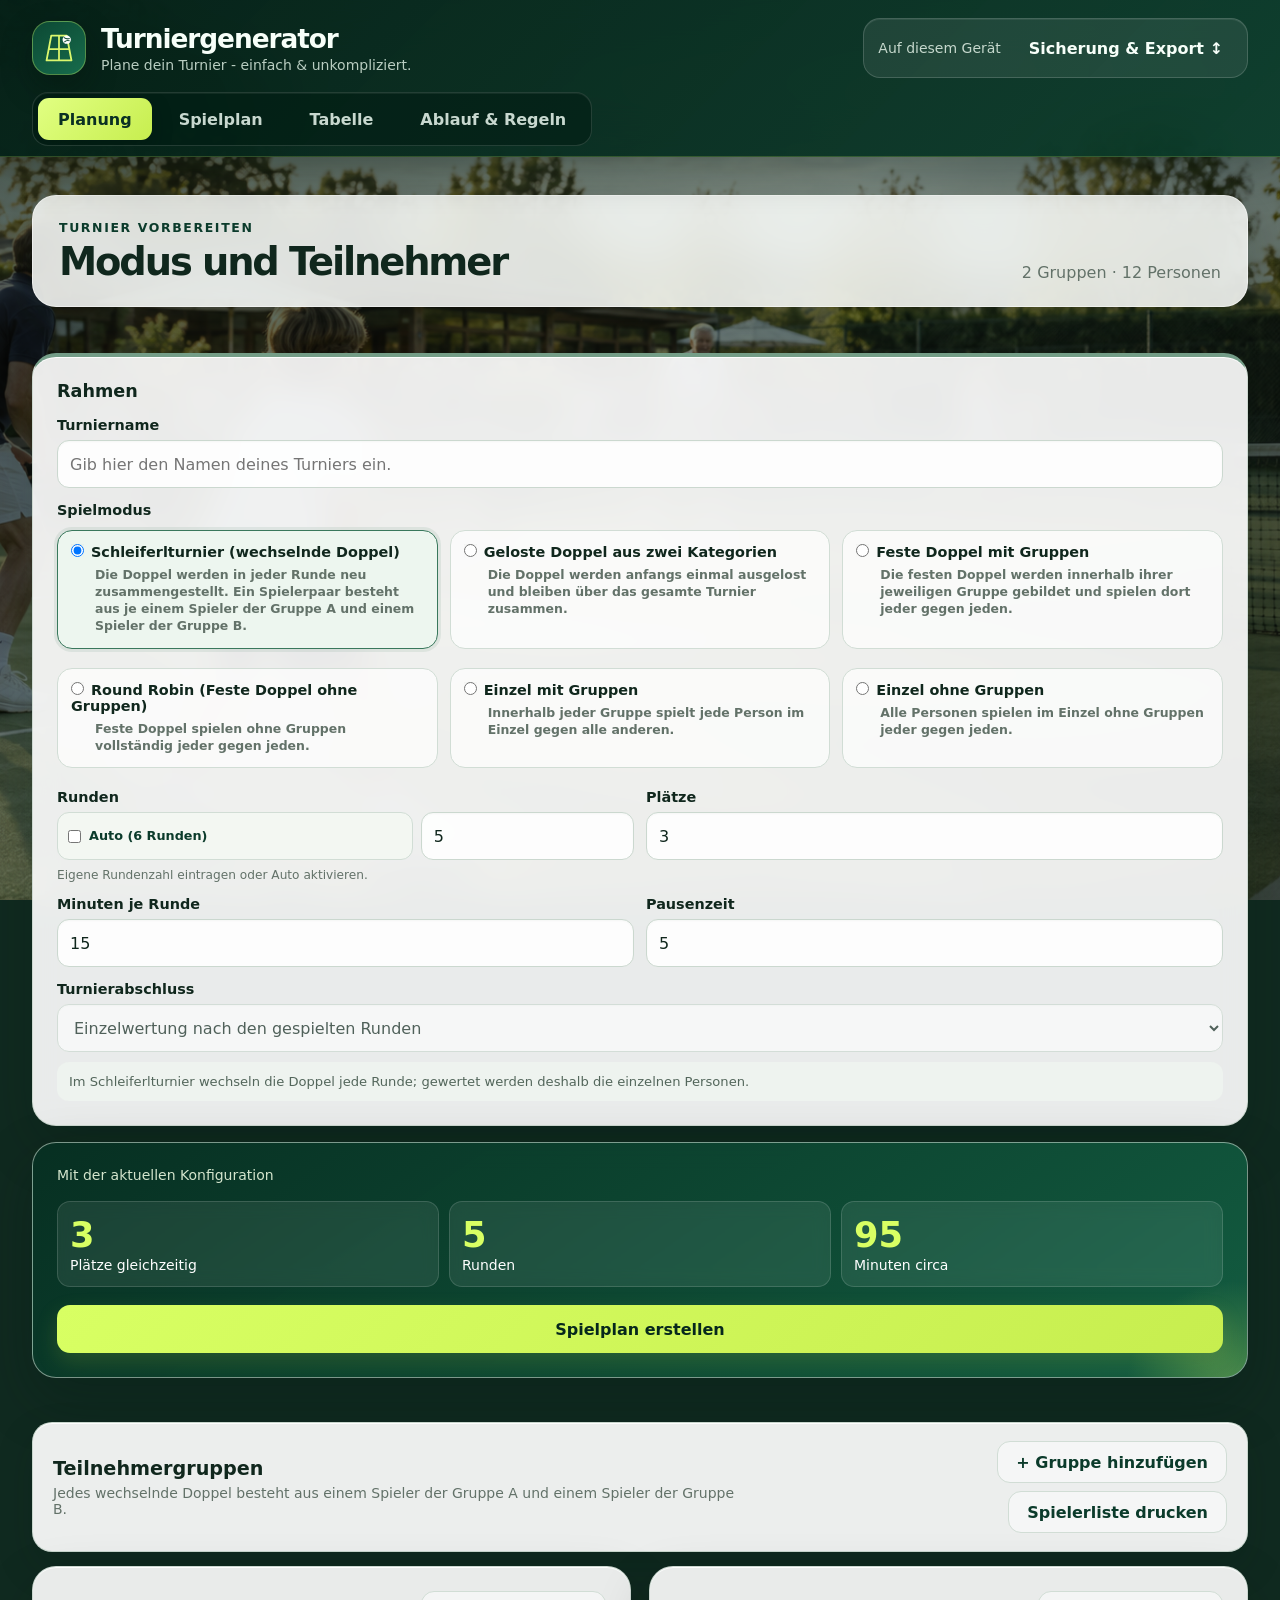
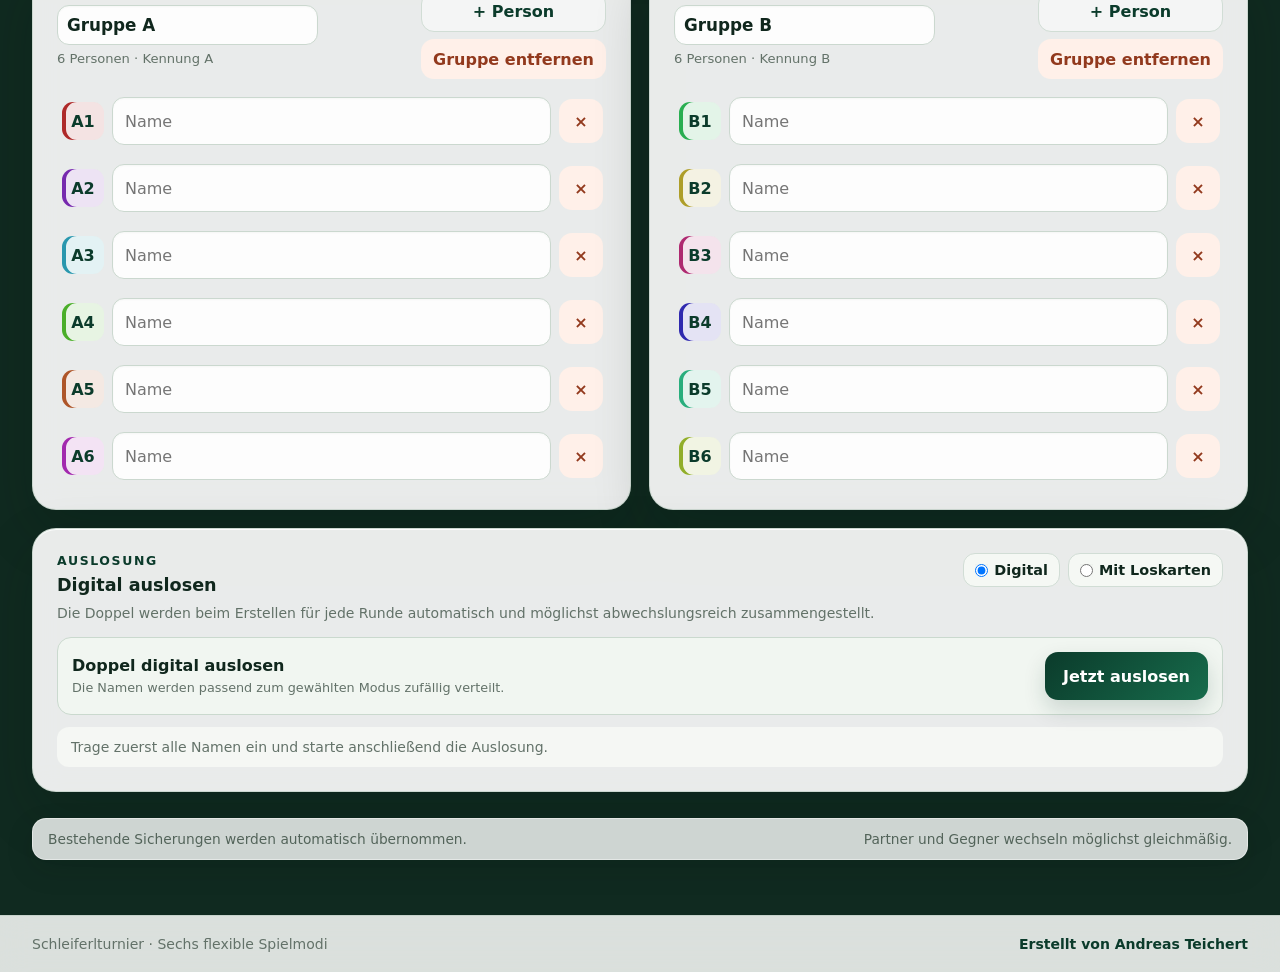
<file: index.html>
<!doctype html>
<html lang="de">
<head>
<meta charset="utf-8">
<meta name="viewport" content="width=device-width,initial-scale=1">
<meta name="theme-color" content="#164e38">
<meta name="robots" content="noindex, nofollow">
<meta name="description" content="Flexibler Schleiferlturnier-Planer mit klassischen Wechselpaarungen, festen Doppeln und Round Robin.">
<title>Schleiferlturnier · Turnierleitung</title>
<link rel="icon" type="image/svg+xml" href="data:image/svg+xml,%3Csvg xmlns='http://www.w3.org/2000/svg' viewBox='0 0 64 64'%3E%3Crect width='64' height='64' rx='18' fill='%23164e38'/%3E%3Cpath d='M19 11h26l8 42H11zM15 34h34M32 11v42' fill='none' stroke='%23dbf76d' stroke-width='3' stroke-linejoin='round'/%3E%3Ccircle cx='45' cy='18' r='7' fill='white'/%3E%3Cpath d='M40 14q5 4 10 2M41 22q4-4 9-2' fill='none' stroke='%23164e38' stroke-width='1.8'/%3E%3C/svg%3E">
<style>
:root{--navy:#164e38;--navy2:#103a2a;--gold:#dbf76d;--coral:#a34b24;--paper:#f4f6f1;--ink:#182a22;--muted:#617068;--line:#dce4da;--white:#fff;--blue:#eaf0e6;--green:#eff5d7;--radius:22px;font-family:ui-rounded,"Aptos","Segoe UI",system-ui,sans-serif;color:var(--ink);background:var(--paper);font-size:16px}*{box-sizing:border-box}body{margin:0}button,input,select{font:inherit}button{cursor:pointer;min-height:48px;border:0;border-radius:13px;padding:10px 18px;background:var(--blue);color:var(--navy);font-weight:750}button:hover{filter:brightness(.96)}button:disabled{opacity:.42;cursor:not-allowed}button.primary{background:var(--navy);color:white}button.gold{background:var(--gold);color:var(--navy2)}button.ghost{background:transparent;border:1px solid var(--line)}button.danger{background:#fff0e9;color:#92391d}button:focus-visible,input:focus-visible,select:focus-visible{outline:3px solid #4383d6;outline-offset:3px}input,select{width:100%;min-height:48px;border:1.5px solid #cdd8cb;border-radius:12px;padding:11px 12px;background:white;color:var(--ink)}label{display:block;font-size:.9rem;font-weight:700;margin-bottom:7px}h1,h2,h3,p{margin:0}h1{font-size:1.55rem;letter-spacing:-.04em}h2{font-size:1.8rem;letter-spacing:-.035em}h3{font-size:1.1rem}.small{font-size:.875rem}.muted{color:var(--muted)}.shell{max-width:1280px;margin:auto;padding:0 32px}header{background:var(--white);border-bottom:1px solid var(--line)}.topbar{display:flex;align-items:center;justify-content:space-between;gap:20px;padding:23px 0}.brand{display:flex;align-items:center;gap:13px}.brandmark{width:49px;height:49px;border-radius:16px;background:var(--navy);color:var(--gold);display:grid;place-items:center;font-size:1.6rem}.brand p{font-size:.875rem;color:var(--muted);margin-top:3px}.actions{display:flex;gap:10px;align-items:center}nav{display:flex;gap:8px;overflow:auto;padding-top:4px}nav button{border-radius:12px 12px 0 0;background:transparent;color:var(--muted);white-space:nowrap;border-bottom:3px solid transparent;padding:15px 24px}nav button.active{color:var(--navy);background:#f2f6ee;border-bottom-color:var(--navy)}main{padding:30px 0 55px}.intro{display:flex;justify-content:space-between;align-items:end;gap:20px;margin-bottom:22px}.eyebrow{text-transform:uppercase;letter-spacing:.07em;color:var(--navy);font-size:.875rem;font-weight:800;margin-bottom:7px}.panel{background:white;border:1px solid var(--line);border-radius:var(--radius);padding:24px}.setup-grid{display:grid;grid-template-columns:340px 1fr;gap:20px}.settings{display:grid;gap:16px;align-content:start}.settings-grid{display:grid;grid-template-columns:1fr 1fr;gap:12px}.summary{background:var(--navy);color:white}.summary .muted{color:#d4e5cd}.summary strong{font-size:2.2rem;color:var(--gold);display:block}.summary-grid{display:grid;grid-template-columns:repeat(3,1fr);gap:10px;margin:18px 0}.summary-item{background:#ffffff12;border:1px solid #ffffff1c;border-radius:13px;padding:12px}.player-columns{display:grid;grid-template-columns:1fr 1fr;gap:18px}.category-head{display:flex;justify-content:space-between;align-items:center;margin-bottom:13px}.pill{font-size:.78rem;font-weight:800;padding:6px 9px;border-radius:999px;background:#eaf2e5;color:var(--navy)}.pill.beginner{background:#eff5d7;color:#445b0c}.pill.advanced{background:#fff0e5;color:var(--coral)}.player-list{display:grid;gap:9px}.player-row{display:grid;grid-template-columns:42px 1fr 42px;gap:8px;align-items:center}.player-code{font-weight:850;text-align:center;color:var(--navy)}.icon-btn{padding:0;min-height:44px;width:44px}.notice{border:1px solid #eed7a9;background:#fff4df;color:#795017;border-radius:14px;padding:14px 18px;line-height:1.5;margin-bottom:18px}.success{border-color:#b9d3b8;background:#edf7ec;color:#315b30}.toolbar{display:flex;flex-wrap:wrap;gap:10px;margin-bottom:20px}.rounds{display:flex;gap:9px;flex-wrap:wrap;margin:16px 0 22px}.rounds button{width:50px;padding:0}.rounds button.active{background:var(--navy);color:white}.matches{display:grid;grid-template-columns:repeat(3,minmax(0,1fr));gap:18px}.match{background:white;border:1px solid var(--line);border-radius:var(--radius);padding:21px}.match.saved{border-color:#aabc88}.match-top{display:flex;justify-content:space-between;align-items:center;margin-bottom:18px}.court{font-weight:850;color:var(--navy)}.team-vs{display:grid;grid-template-columns:1fr 28px 1fr;gap:8px;align-items:center}.team{min-width:0}.player-name{font-weight:800;overflow-wrap:anywhere}.level{font-size:.8rem;color:var(--muted);margin-top:4px}.vs{text-align:center;color:var(--muted);font-weight:800}.score{display:grid;grid-template-columns:1fr 16px 1fr;gap:7px;align-items:center;margin-top:16px}.score input{text-align:center;font-size:1.5rem;font-weight:800;background:#f7f9f4}.score span{text-align:center}.save-result{width:100%;margin-top:10px}.bye-panel{margin-top:18px}.bye-list{display:flex;flex-wrap:wrap;gap:8px;margin-top:10px}.bye{padding:7px 10px;border-radius:9px;background:#f1f4ed;font-size:.85rem}.table-wrap{overflow:auto}table{border-collapse:collapse;width:100%;min-width:680px}th{text-align:left;color:var(--muted);font-size:.82rem;padding:11px 9px;border-bottom:1px solid var(--line)}td{padding:13px 9px;border-bottom:1px solid #e9eee6;font-variant-numeric:tabular-nums}.rank{font-weight:850;color:var(--navy)}.points{font-size:1.18rem;font-weight:850;color:var(--navy)}.rules-grid{display:grid;grid-template-columns:1fr 1fr;gap:20px}.rules-grid p{color:var(--muted);line-height:1.58;margin-top:9px}.rules-grid ol{line-height:1.65;padding-left:20px}.rules-grid li{margin:7px 0}.empty{text-align:center;padding:50px 25px}.empty p{max-width:600px;margin:12px auto 20px;color:var(--muted);line-height:1.55}.footer-note{margin-top:22px;color:var(--muted);font-size:.86rem;display:flex;justify-content:space-between;gap:20px}.site-footer{background:white;border-top:1px solid var(--line);color:var(--muted);font-size:.875rem}.site-footer .shell{display:flex;justify-content:space-between;gap:20px;padding-top:20px;padding-bottom:20px}.site-footer .credit{font-weight:700;color:var(--navy)}.hidden{display:none!important}.toast{position:fixed;bottom:22px;left:50%;transform:translateX(-50%);background:var(--navy2);color:white;border-radius:15px;padding:14px 22px;box-shadow:0 8px 35px #0002;z-index:10;max-width:calc(100% - 30px);text-align:center}.toast:empty{display:none}dialog{width:min(520px,calc(100% - 28px));border:1px solid var(--line);border-radius:24px;padding:28px;color:var(--ink);box-shadow:0 20px 80px #0003}dialog::backdrop{background:#102d2566;backdrop-filter:blur(4px)}dialog h2{font-size:1.5rem;margin-bottom:12px}dialog p{line-height:1.55;color:var(--muted)}.dialog-actions{display:flex;justify-content:flex-end;gap:10px;margin-top:22px;flex-wrap:wrap}@media(max-width:980px){.setup-grid{grid-template-columns:1fr}.settings{grid-template-columns:1fr 1fr}.matches{grid-template-columns:1fr 1fr}}@media(max-width:680px){.shell{padding:0 16px}.topbar{padding:18px 0}.brand p{display:none}.actions button{padding:9px 12px}.actions .label{display:none}nav{gap:0}nav button{padding:13px 17px}main{padding-top:23px}.intro{align-items:start}.player-columns,.rules-grid,.settings{grid-template-columns:1fr}.matches{grid-template-columns:1fr}.panel{padding:20px}.summary-grid{grid-template-columns:repeat(3,1fr)}.footer-note,.site-footer .shell{flex-direction:column;gap:7px}}@media print{header,.toolbar,.rounds,.save-result,.footer-note,.toast,dialog,.no-print{display:none!important}body{background:white}.shell{max-width:none;padding:0}main{padding:0}.matches{grid-template-columns:1fr 1fr}.match,.panel{break-inside:avoid}.match{padding:14px}.bye-panel{break-inside:avoid}.site-footer{margin-top:15px}}
/* Horizontale Überbreite bleibt in ihrem jeweiligen Inhaltsbereich. */
html,body{width:100%;max-width:100%;overflow-x:hidden}body,.shell,main,.panel,.table-wrap{min-width:0}.shell{width:100%}.table-wrap{width:100%;max-width:100%;overflow-x:auto;overscroll-behavior-x:contain;-webkit-overflow-scrolling:touch;touch-action:pan-x pan-y}.table-wrap table{width:100%;min-width:680px}@media(max-width:680px){.intro{flex-direction:column}.table-wrap{border-radius:12px}}
.schedule-overview{display:flex;align-items:center;justify-content:space-between;gap:18px;flex-wrap:wrap;margin-bottom:20px}.schedule-facts{display:flex;gap:8px;flex-wrap:wrap}.schedule-facts span{padding:8px 11px;border-radius:999px;background:white;border:1px solid var(--line);font-size:.84rem;color:var(--muted);font-weight:700}.schedule-list{display:grid;gap:28px}.round-block{border:1px solid var(--line);border-radius:26px;background:#eef3eb;padding:20px;scroll-margin-top:18px}.round-block.current{border-color:#789578;box-shadow:0 0 0 3px #164e3812}.round-heading{display:flex;align-items:center;justify-content:space-between;gap:16px;margin-bottom:16px}.round-title{display:flex;align-items:center;gap:12px}.round-number{display:grid;place-items:center;width:42px;height:42px;border-radius:14px;background:var(--navy);color:white;font-weight:850}.round-block:not(.current) .round-number{background:white;color:var(--navy);border:1px solid var(--line)}.round-heading h3{font-size:1.25rem}.round-meta{display:flex;gap:8px;flex-wrap:wrap;justify-content:flex-end}.round-meta span{font-size:.8rem;color:var(--muted);background:white;border-radius:999px;padding:7px 10px}.round-block .matches{gap:14px}.round-block .match{border-radius:18px;padding:18px}.player-label{display:inline-flex;align-items:center;gap:8px;max-width:100%;font-weight:800}.player-dot{width:12px;height:12px;border-radius:50%;flex:0 0 12px;background:var(--player-color);box-shadow:0 0 0 3px color-mix(in srgb,var(--player-color) 18%,white)}.player-code{display:grid;place-items:center;min-height:38px;border-radius:11px;background:color-mix(in srgb,var(--player-color) 13%,white);box-shadow:inset 4px 0 0 var(--player-color)}.bye{display:inline-flex;align-items:center;gap:7px;background:white;border:1px solid var(--line)}.standings-player{display:flex;align-items:center;gap:9px}.color-legend{font-size:.82rem;color:var(--muted);margin-top:6px}@media(max-width:680px){.schedule-overview{align-items:flex-start}.round-block{padding:14px;border-radius:20px;margin:0 -4px}.round-heading{align-items:flex-start}.round-meta{justify-content:flex-start}.round-block .match{padding:17px}.rounds{flex-wrap:nowrap;overflow-x:auto;padding-bottom:5px}.rounds button{flex:0 0 48px}}@media print{.schedule-overview{display:none}.schedule-list{gap:18px}.round-block{break-inside:avoid;border:1px solid #aaa;background:white;padding:12px}.round-block .matches{grid-template-columns:1fr 1fr}.round-heading{margin-bottom:10px}}
.timer-panel{display:grid;grid-template-columns:1fr auto auto;gap:18px;align-items:center;background:var(--navy);color:white;border-radius:22px;padding:18px 20px;margin-bottom:22px}.timer-copy{display:flex;align-items:center;gap:12px}.timer-icon{font-size:1.6rem}.timer-copy .muted{color:#d4e5cd}.timer-digits{font-size:2.35rem;font-weight:900;letter-spacing:.04em;color:var(--gold);font-variant-numeric:tabular-nums}.timer-actions{display:flex;gap:8px;flex-wrap:wrap}.timer-actions button{min-height:42px}.timer-actions .light{background:white;color:var(--navy)}.draw-toolbar{display:flex;gap:10px;flex-wrap:wrap;margin-bottom:20px}.print-note{font-size:.84rem;color:var(--muted);margin:-10px 0 20px}#print-extra{display:none}.print-sheet{padding:12mm;font-family:"Segoe UI",sans-serif;color:#111;background:white}.print-sheet h1{font-size:24pt;margin-bottom:4mm}.print-sheet h2{font-size:16pt;margin:3mm 0}.print-sheet p{line-height:1.45}.los-grid{display:grid;grid-template-columns:1fr 1fr;gap:8mm;margin-top:8mm}.los-card{height:78mm;border:2px dashed #777;border-radius:5mm;padding:8mm;display:flex;flex-direction:column;justify-content:space-between;break-inside:avoid}.los-card .lot-code{font-size:30pt;font-weight:900;display:flex;align-items:center;gap:4mm}.lot-color{width:12mm;height:12mm;border-radius:50%;display:inline-block;background:var(--player-color)}.print-list{width:100%;border-collapse:collapse;margin-top:7mm}.print-list th,.print-list td{border-bottom:1px solid #bbb;padding:4mm 2mm;text-align:left}.print-field{text-align:center}.print-field .field-number{font-size:60pt;color:var(--navy);font-weight:900;margin:10mm 0}.print-field table{text-align:left;min-width:0}.print-field td,.print-field th{padding:3mm}.toolbar-divider{width:1px;background:var(--line);align-self:stretch}@media(max-width:680px){.timer-panel{grid-template-columns:1fr auto}.timer-actions{grid-column:1/-1}.timer-actions button{flex:1}.draw-toolbar button{flex:1 1 160px}.toolbar-divider{display:none}}@media print{.timer-panel{display:none!important}body.printing-extra>header,body.printing-extra>.shell,body.printing-extra>.site-footer,body.printing-extra>.toast,body.printing-extra>dialog{display:none!important}body.printing-extra #print-extra{display:block!important}.print-sheet{break-after:page}.print-sheet:last-child{break-after:auto}.los-grid{grid-template-columns:1fr 1fr}}
.timer-actions .ghost{color:white;border-color:#ffffff66}
.brandmark{background:linear-gradient(145deg,#0f3f2d,#1f7856);box-shadow:0 8px 24px #164e3830;border:1px solid #ffffff24;overflow:hidden}.brandmark svg{width:38px;height:38px;display:block}.schedule-list{gap:36px}.round-block,.round-block:nth-child(even){background:#f1f2f1;border-left:5px solid #9aa39d;box-shadow:0 9px 25px #173d2d0b}.round-block.current{border-left-color:#668675;box-shadow:0 0 0 3px #164e3815,0 12px 28px #173d2d12}.level{font-weight:400}.print-kicker{font-size:10pt;font-weight:800;letter-spacing:.12em;text-transform:uppercase;color:#50725f}.print-title{font-size:28pt!important;color:#164e38;margin:2mm 0!important}.print-quote{font-size:13pt;font-style:italic;color:#3d5d4b;border-left:4px solid #a9ca3f;padding:3mm 0 3mm 5mm;margin:5mm 0 9mm}.print-summary{display:flex;gap:5mm;margin-bottom:8mm}.print-summary span{border:1px solid #b8c8bd;border-radius:4mm;padding:2.5mm 4mm;font-weight:700}.print-round{border:1.5px solid #9bb0a1;border-radius:4mm;padding:5mm;margin:0 0 6mm;break-inside:avoid}.print-round h2{color:#164e38;margin:0 0 3mm}.print-round table{width:100%;min-width:0;border-collapse:collapse}.print-round th{background:#eaf1e7;color:#164e38}.print-round th,.print-round td{border-bottom:1px solid #ccd7ce;padding:2.5mm;text-align:left;font-size:9.5pt}.print-round .print-byes{margin-top:3mm;color:#53665b;font-size:9pt}.print-player-line{display:block;line-height:1.45}.print-player-line span{font-weight:400;color:#53665b}.print-encounter{display:grid;grid-template-columns:1fr auto 1fr;gap:3mm;align-items:start}.print-vs{color:#617068;font-size:9pt;padding-top:.5mm}.place-card{border:2px solid #164e38;border-radius:7mm;padding:10mm;min-height:260mm;display:flex;flex-direction:column}.place-card-head{display:flex;align-items:flex-start;justify-content:space-between;gap:10mm;border-bottom:2px solid #dbf76d;padding-bottom:6mm}.place-card .place-number{font-size:50pt;font-weight:950;color:#164e38;line-height:1}.place-card .place-badge{background:#164e38;color:white;border-radius:5mm;padding:3mm 5mm;font-weight:800}.place-card .print-quote{margin-bottom:5mm}.place-card table{width:100%;min-width:0;border-collapse:collapse}.place-card th,.place-card td{padding:3mm 2mm;border-bottom:1px solid #cbd6ce;text-align:left;font-size:10pt}.place-card th{color:#164e38}.place-card-footer{margin-top:auto;padding-top:6mm;display:flex;justify-content:space-between;color:#52675a;font-size:9pt}@media(max-width:680px){.schedule-list{gap:28px}.round-block{border-left-width:4px}}@media print{.print-schedule-sheet{padding:10mm}.print-schedule-sheet .print-round{break-inside:avoid}.place-card{break-inside:avoid}}
.round-progress{margin:0 0 16px}.round-progress-copy{display:flex;align-items:center;justify-content:space-between;gap:12px;margin-bottom:8px}.round-progress-copy strong{color:var(--navy);font-size:.84rem}.round-progress-track{height:8px;border-radius:999px;background:#dfe7e1;overflow:hidden}.round-progress-fill{height:100%;border-radius:inherit;background:linear-gradient(90deg,#176c4c,#8ebc3f);transition:width .25s ease}.round-block.locked{border-left-color:#b5bdb8}.round-block.locked .match{background:rgba(246,248,247,.9);box-shadow:none}.round-block.locked .score input{background:#edf1ee;color:#718077}.round-lock{margin:0 0 16px;padding:11px 14px;border:1px solid #d8cda9;border-radius:13px;background:#fff8e8;color:#6f5520;font-size:.88rem;line-height:1.45}.rounds button.completed{background:#e5f1dc;color:#315b30}.rounds button.locked{background:#e7ebe8;color:#718077}.rounds button.locked:after{content:" · gesperrt";position:absolute;inline-size:1px;block-size:1px;overflow:hidden;clip-path:inset(50%)}@media(max-width:680px){.round-progress-copy{align-items:flex-start;flex-direction:column;gap:3px}}@media print{.round-progress,.round-lock{display:none!important}}
</style>
<style id="modern-design-proposal">
:root{--navy:#0b3b2b;--navy2:#06271c;--gold:#d8ff63;--coral:#b5542d;--paper:#e7eee9;--ink:#10271d;--muted:#637269;--line:#d1ddd5;--blue:#e6efea;--green:#eff8d7;--radius:24px}
html{background:#dfe8e2}
body{min-height:100vh;background-color:#e8efea;background-image:radial-gradient(circle at 8% 8%,rgba(216,255,99,.24),transparent 28rem),radial-gradient(circle at 91% 18%,rgba(25,111,77,.18),transparent 34rem),linear-gradient(145deg,rgba(255,255,255,.9),rgba(226,237,229,.7) 50%,rgba(218,231,222,.94));background-attachment:fixed}
body:before{content:"";position:fixed;inset:0;z-index:-1;pointer-events:none;background-image:linear-gradient(90deg,transparent 49.85%,rgba(255,255,255,.44) 50%,transparent 50.15%),linear-gradient(0deg,transparent 49.85%,rgba(255,255,255,.34) 50%,transparent 50.15%);background-size:100% 100%,100% 100%;opacity:.45}
.shell{max-width:1320px}
header{position:sticky;top:0;z-index:8;background:rgba(251,253,251,.82);border-bottom:1px solid rgba(142,166,151,.3);box-shadow:0 10px 34px rgba(9,50,35,.06);backdrop-filter:blur(20px) saturate(140%);-webkit-backdrop-filter:blur(20px) saturate(140%)}
.topbar{padding:18px 0 14px}.brand{gap:15px}.brandmark{width:54px;height:54px;border-radius:18px;box-shadow:0 12px 28px rgba(11,59,43,.24)}.brand h1{font-size:1.65rem}.brand p{color:#718077}.actions{background:rgba(255,255,255,.7);border:1px solid rgba(255,255,255,.85);border-radius:17px;padding:5px 6px 5px 14px;box-shadow:0 8px 24px rgba(14,52,38,.07)}
nav{gap:7px;padding:5px;margin-bottom:10px;width:max-content;border:1px solid rgba(205,219,210,.88);border-radius:16px;background:rgba(235,241,237,.78)}nav button{min-height:42px;padding:9px 20px;border:0!important;border-radius:11px;background:transparent}nav button.active{color:white;background:linear-gradient(135deg,#0b3b2b,#176c4c);box-shadow:0 8px 18px rgba(11,59,43,.18)}
main{padding-top:38px}.intro{margin-bottom:26px}.intro h2{font-size:clamp(2rem,3vw,2.8rem);line-height:1.05;letter-spacing:-.055em}.eyebrow{letter-spacing:.13em;font-size:.78rem}
.panel,.match,.round-block,.timer-panel{border-color:rgba(188,206,194,.64)}.panel{background:rgba(255,255,255,.86);box-shadow:0 18px 50px rgba(19,61,44,.08),inset 0 1px 0 rgba(255,255,255,.9);backdrop-filter:blur(14px);-webkit-backdrop-filter:blur(14px)}
.settings .panel:first-child{border-top:4px solid rgba(53,116,83,.65)}.summary{position:relative;overflow:hidden;background:linear-gradient(145deg,#0a3929,#155f45);box-shadow:0 22px 45px rgba(8,49,34,.22)}.summary:after{content:"";position:absolute;width:220px;height:220px;border-radius:50%;right:-95px;bottom:-120px;background:radial-gradient(circle,rgba(216,255,99,.3),transparent 68%);pointer-events:none}.summary>*{position:relative;z-index:1}.summary-item{background:rgba(255,255,255,.08);border-color:rgba(255,255,255,.14);backdrop-filter:blur(8px)}
button{transition:transform .18s ease,box-shadow .18s ease,filter .18s ease}button:hover:not(:disabled){transform:translateY(-1px);box-shadow:0 9px 20px rgba(13,58,41,.1)}button:active:not(:disabled){transform:translateY(0)}button.primary{background:linear-gradient(135deg,#0b3b2b,#176c4c);box-shadow:0 10px 22px rgba(11,59,43,.16)}button.gold{background:linear-gradient(135deg,#d8ff63,#c7ee4f);box-shadow:0 9px 22px rgba(165,199,49,.18)}button.ghost{background:rgba(255,255,255,.54)}
input,select{border-color:#cbd8cf;background:rgba(255,255,255,.9);box-shadow:inset 0 1px 2px rgba(17,55,40,.035);transition:border-color .18s ease,box-shadow .18s ease,background .18s ease}input:focus,select:focus{border-color:#4d896d;background:white;box-shadow:0 0 0 4px rgba(56,123,91,.1)}
.player-row{padding:5px;border-radius:14px;transition:background .18s ease}.player-row:focus-within{background:rgba(231,241,234,.8)}.pill{border:1px solid rgba(159,181,166,.26)}
.timer-panel{background:linear-gradient(120deg,#082f22,#176c4c);box-shadow:0 20px 42px rgba(8,48,34,.2)}.timer-digits{text-shadow:0 3px 18px rgba(216,255,99,.22)}
.schedule-facts span,.round-meta span{background:rgba(255,255,255,.84);box-shadow:0 5px 15px rgba(22,57,43,.05)}.round-block,.round-block:nth-child(even){background:rgba(239,243,240,.91);border:1px solid rgba(183,197,188,.78);border-left:5px solid #849c8d;box-shadow:0 16px 42px rgba(15,55,39,.08);backdrop-filter:blur(12px)}.round-block.current{border-left-color:#176c4c;box-shadow:0 0 0 3px rgba(23,108,76,.11),0 20px 48px rgba(15,55,39,.1)}.round-number{box-shadow:0 8px 18px rgba(11,59,43,.18)}.round-block .match{background:rgba(255,255,255,.9);box-shadow:0 9px 25px rgba(21,54,41,.06);transition:transform .18s ease,box-shadow .18s ease}.round-block .match:hover{transform:translateY(-2px);box-shadow:0 15px 32px rgba(21,54,41,.1)}
.table-wrap{border:1px solid rgba(201,216,206,.8);border-radius:17px;background:rgba(255,255,255,.66)}th{background:rgba(232,239,234,.75)}.rules-grid .panel{border-top:3px solid rgba(111,151,129,.35)}
.site-footer{background:rgba(249,252,250,.75);border-color:rgba(174,194,181,.46);backdrop-filter:blur(14px)}dialog{background:rgba(255,255,255,.96);backdrop-filter:blur(20px)}
@media(max-width:680px){header{position:relative}.topbar{padding-top:14px}.actions{padding-left:8px}.intro h2{font-size:2rem}nav{width:100%;border-radius:14px 14px 0 0;margin-bottom:0;padding-bottom:0;overflow-x:auto}nav button{flex:0 0 auto}.panel{backdrop-filter:none}.round-block{backdrop-filter:none}.summary-grid{gap:7px}.summary-item{padding:10px}.summary strong{font-size:1.8rem}}
@media(prefers-reduced-motion:reduce){button,.match,input,select{transition:none!important}}
@media print{body{background:white!important}body:before{display:none!important}.panel,.match,.round-block,.timer-panel{box-shadow:none!important;backdrop-filter:none!important}}
</style>
<style id="photographic-background-proposal">
body{background-color:#102a20;background-image:linear-gradient(135deg,rgba(5,28,20,.72),rgba(13,47,34,.5) 48%,rgba(4,24,17,.76)),url("Familienturnier_Hintergrund_Familie.png");background-position:center center;background-size:cover;background-repeat:no-repeat;background-attachment:fixed;background-blend-mode:multiply,normal}
body:before{display:none}
header{background:linear-gradient(135deg,rgba(4,31,22,.96),rgba(9,59,41,.93));border-bottom:1px solid rgba(216,255,99,.2);box-shadow:0 14px 38px rgba(2,20,13,.3);backdrop-filter:blur(22px) saturate(125%);-webkit-backdrop-filter:blur(22px) saturate(125%)}
header .brand h1{color:#f7fff9}header .brand p{color:#b9cdc1}header .brandmark{background:linear-gradient(145deg,#0c4934,#176c4c);border:1px solid rgba(216,255,99,.34);box-shadow:0 12px 30px rgba(0,18,11,.34)}
header .actions{background:rgba(255,255,255,.08);border-color:rgba(255,255,255,.16);box-shadow:inset 0 1px 0 rgba(255,255,255,.08)}header .actions #save-status{color:#c6d8cd}header .actions #backup{color:#f7fff9;background:transparent;border:0;box-shadow:none}header .actions #backup:hover{background:rgba(255,255,255,.1);box-shadow:none}
header nav{background:rgba(3,29,20,.62);border-color:rgba(255,255,255,.13);box-shadow:inset 0 1px 0 rgba(255,255,255,.06)}header nav button{color:#c8d8cf}header nav button.active{color:#0a3023;background:linear-gradient(135deg,#e1ff82,#c7ee4f);box-shadow:0 8px 20px rgba(0,20,12,.3)}
main>.intro{padding:24px 26px;border:1px solid rgba(255,255,255,.46);border-radius:24px;background:rgba(250,252,250,.87);box-shadow:0 18px 46px rgba(3,24,16,.19);backdrop-filter:blur(18px) saturate(125%);-webkit-backdrop-filter:blur(18px) saturate(125%)}
.print-note{display:inline-block;padding:9px 12px;border-radius:11px;background:rgba(250,252,250,.86);color:#53645a;box-shadow:0 7px 22px rgba(3,24,16,.12);backdrop-filter:blur(12px)}
.panel{background:rgba(255,255,255,.91);box-shadow:0 22px 55px rgba(3,25,17,.2),inset 0 1px 0 rgba(255,255,255,.94)}.panel.summary{background:linear-gradient(145deg,rgba(7,48,34,.96),rgba(20,96,68,.94));box-shadow:0 22px 55px rgba(3,25,17,.28)}
.round-block,.round-block:nth-child(even){background:rgba(241,245,242,.92);box-shadow:0 22px 54px rgba(3,25,17,.2);border-color:rgba(224,232,227,.75)}
.round-block .match{background:rgba(255,255,255,.94)}
.footer-note{padding:12px 15px;border:1px solid rgba(255,255,255,.42);border-radius:14px;background:rgba(249,252,250,.82);color:#53645a;box-shadow:0 10px 28px rgba(3,24,16,.13);backdrop-filter:blur(14px)}
.site-footer{background:rgba(247,250,248,.88)}
@media(max-width:680px){body{background-attachment:scroll;background-position:56% center}.topbar{flex-wrap:wrap}.brand{min-width:0;max-width:100%}.brand>div:last-child{min-width:0}.brand h1{overflow-wrap:anywhere}.actions{padding:4px;margin-left:auto}.actions #save-status{display:none}.summary-grid{grid-template-columns:repeat(3,minmax(0,1fr))}.summary-item{min-width:0;overflow:hidden}.summary-item span{overflow-wrap:anywhere}main>.intro{padding:19px 18px;border-radius:19px}.print-note{display:block}.footer-note{padding:11px 13px}}
@media(max-width:360px){.topbar{gap:8px}.brand{gap:10px;min-width:0}.brandmark{width:44px;height:44px;border-radius:14px;flex:0 0 44px}.brand h1{font-size:1.3rem}.actions{padding:0}}
@media print{body{background:white!important}main>.intro,.print-note,.footer-note{box-shadow:none!important;backdrop-filter:none!important}}
</style>
<link rel="stylesheet" href="Schleiferlturnier_Extensions.css">
</head>
<body>
<header><div class="shell"><div class="topbar"><div class="brand"><div class="brandmark" role="img" aria-label="Logo: stilisierter Tennisplatz mit Ball"><svg viewBox="0 0 64 64" aria-hidden="true"><path d="M19 11h26l8 42H11zM15 34h34M32 11v42" fill="none" stroke="#dbf76d" stroke-width="3" stroke-linejoin="round"/><circle cx="45" cy="18" r="7" fill="white"/><path d="M40 14q5 4 10 2M41 22q4-4 9-2" fill="none" stroke="#164e38" stroke-width="1.8"/></svg></div><div><h1 id="brand-title">Turniergenerator</h1><p id="brand-subtitle">Plane dein Turnier - einfach &amp; unkompliziert.</p></div></div><div class="actions"><span class="small muted" id="save-status">Auf diesem Gerät</span><button class="ghost" id="backup"><span class="label">Sicherung &amp; Export</span> ↕</button></div></div><nav aria-label="Hauptnavigation"><button class="active" data-view="setup" aria-current="page">Planung</button><button data-view="schedule">Spielplan</button><button data-view="standings">Tabelle</button><button data-view="rules">Ablauf & Regeln</button></nav></div></header>
<div class="shell"><main id="main"></main></div><div id="print-extra" aria-hidden="true"></div><footer class="site-footer"><div class="shell"><span>Schleiferlturnier · Sechs flexible Spielmodi</span><span class="credit">Erstellt von Andreas Teichert</span></div></footer><div class="toast" id="toast" role="status"></div><dialog id="dialog"></dialog><input id="import-file" type="file" accept="application/json,.json" hidden>
<script type="text/plain" id="legacy-script">
'use strict';
const KEY='schleiferlturnier-v1:'+location.pathname;
const fresh=()=>({version:1,title:'Schleiferlturnier',rounds:5,courts:3,minutes:15,breakMinutes:5,players:[...Array(6)].flatMap((_,i)=>[{id:'A'+(i+1),level:'A',name:''},{id:'B'+(i+1),level:'B',name:''}]),schedule:[],results:{},currentRound:0,timer:{remaining:900,end:null,mode:'Spielzeit'}});
let state=fresh(),view='setup',toastTimer,audioContext,wakeLock;
const $=s=>document.querySelector(s),$$=s=>document.querySelectorAll(s);
const esc=s=>String(s).replace(/[&<>"']/g,c=>({'&':'&amp;','<':'&lt;','>':'&gt;','"':'&quot;',"'":'&#39;'}[c]));
const players=level=>state.players.filter(p=>!level||p.level===level);
const player=id=>state.players.find(p=>p.id===id);
const groupName=level=>`Gruppe ${level}`;
const playerColor=id=>{const i=Math.max(0,state.players.findIndex(p=>p.id===id));return `hsl(${Math.round(i*137.508)%360} 62% 42%)`};
const displayName=id=>player(id)?.name.trim()||`Person ${id.slice(1)}`;
function toast(text){$('#toast').textContent=text;clearTimeout(toastTimer);toastTimer=setTimeout(()=>$('#toast').textContent='',3500)}
function persist(){try{localStorage.setItem(KEY,JSON.stringify(state));$('#save-status').textContent='Gespeichert'}catch{$('#save-status').textContent='Sicherung empfohlen'}}
const timerSeconds=mode=>(mode==='Pause'?state.breakMinutes:state.minutes)*60;
const remaining=()=>state.timer.end?Math.max(0,Math.ceil((state.timer.end-Date.now())/1000)):state.timer.remaining;
const clock=n=>`${String(Math.floor(n/60)).padStart(2,'0')}:${String(n%60).padStart(2,'0')}`;
function resetTimer(mode='Spielzeit'){state.timer={remaining:timerSeconds(mode),end:null,mode};releaseWake();persist();updateTimer()}
async function requestWake(){try{if('wakeLock'in navigator&&!wakeLock)wakeLock=await navigator.wakeLock.request('screen')}catch{}}
function releaseWake(){try{wakeLock?.release()}catch{}wakeLock=null}
function beep(){try{audioContext??=new(window.AudioContext||window.webkitAudioContext)();const o=audioContext.createOscillator(),g=audioContext.createGain();o.frequency.value=880;g.gain.setValueAtTime(.18,audioContext.currentTime);g.gain.exponentialRampToValueAtTime(.001,audioContext.currentTime+.8);o.connect(g).connect(audioContext.destination);o.start();o.stop(audioContext.currentTime+.8)}catch{}}
function updateTimer(){if(state.timer.end&&remaining()===0){state.timer.end=null;state.timer.remaining=0;persist();releaseWake();beep();toast(state.timer.mode==='Spielzeit'?'Zeit um! Nur vollständig beendete Spiele zählen.':'Pause beendet. Nächste Runde kann starten.')}const digits=$('#timer-digits');if(!digits)return;const n=remaining();digits.textContent=clock(n);$('#timer-mode').textContent=state.timer.mode;$('#timer-status').textContent=state.timer.end?'Läuft':n===0?'Zeit um':'Bereit';$('#timer-toggle').textContent=state.timer.end?'Pause':n===0?'Neu starten':n===timerSeconds(state.timer.mode)?'Start':'Weiter'}
function toggleTimer(){if(state.timer.end){state.timer.remaining=remaining();state.timer.end=null;releaseWake()}else{if(!state.timer.remaining)state.timer.remaining=timerSeconds(state.timer.mode);state.timer.end=Date.now()+state.timer.remaining*1000;requestWake()}persist();updateTimer()}
function hashSeed(text){let h=2166136261;for(const c of text){h^=c.charCodeAt(0);h=Math.imul(h,16777619)}return h>>>0}
function rngFrom(seed){let x=seed||1;return()=>{x^=x<<13;x^=x>>>17;x^=x<<5;return(x>>>0)/4294967296}}
function shuffled(items,rng=Math.random){const out=[...items];for(let i=out.length-1;i>0;i--){const j=Math.floor(rng()*(i+1));[out[i],out[j]]=[out[j],out[i]]}return out}
function pairKey(a,b){return[a,b].sort().join('|')}
function generateSchedule(){const groupA=players('A').map(p=>p.id),groupB=players('B').map(p=>p.id),courtCount=Math.min(state.courts,Math.floor(groupA.length/2),Math.floor(groupB.length/2));if(courtCount<1)throw new Error('Es werden mindestens zwei Personen in Gruppe A und zwei Personen in Gruppe B benötigt.');const slots=courtCount*2,appear=Object.fromEntries(state.players.map(p=>[p.id,0])),partners={},opponents={},schedule=[],rng=rngFrom(hashSeed(state.players.map(p=>p.id+':'+p.name).join(',')+state.rounds+':'+state.courts));for(let round=0;round<state.rounds;round++){let best=null;for(let attempt=0;attempt<500;attempt++){const choose=list=>shuffled(list,rng).sort((a,b)=>appear[a]-appear[b]||rng()-.5).slice(0,slots),as=choose(groupA),bs=choose(groupB),available=shuffled(bs,rng),teams=[];for(const a of shuffled(as,rng)){available.sort((x,y)=>(partners[pairKey(a,x)]||0)-(partners[pairKey(a,y)]||0)||rng()-.5);const b=available.shift();teams.push([a,b]);}const teamOrder=shuffled(teams,rng),matches=[];while(teamOrder.length){const t1=teamOrder.shift();teamOrder.sort((x,y)=>matchPenalty(t1,x,opponents)-matchPenalty(t1,y,opponents)||rng()-.5);matches.push([t1,teamOrder.shift()]);}const projected={...appear};for(const id of [...as,...bs])projected[id]++;const values=Object.values(projected),spread=Math.max(...values)-Math.min(...values),partnerRepeats=teams.reduce((n,t)=>n+(partners[pairKey(...t)]||0),0),opponentRepeats=matches.reduce((n,[x,y])=>n+x.flatMap(a=>y.map(b=>opponents[pairKey(a,b)]||0)).reduce((s,v)=>s+v,0),0),score=spread*10000+partnerRepeats*300+opponentRepeats*12+rng();if(!best||score<best.score)best={score,matches,used:new Set([...as,...bs])};}const roundMatches=best.matches.map((teams,i)=>({id:`R${round+1}F${i+1}`,court:i+1,teams}));schedule.push({round:round+1,matches:roundMatches,byes:state.players.map(p=>p.id).filter(id=>!best.used.has(id))});for(const id of best.used)appear[id]++;for(const m of roundMatches){for(const t of m.teams)partners[pairKey(...t)]=(partners[pairKey(...t)]||0)+1;for(const a of m.teams[0])for(const b of m.teams[1])opponents[pairKey(a,b)]=(opponents[pairKey(a,b)]||0)+1;}}return schedule}
function matchPenalty(a,b,opponents){return a.flatMap(x=>b.map(y=>opponents[pairKey(x,y)]||0)).reduce((s,v)=>s+v,0)}
function scheduleStats(){const games=state.schedule.reduce((n,r)=>n+r.matches.length,0),active=Math.min(state.courts,Math.floor(players('A').length/2),Math.floor(players('B').length/2)),playDuration=state.rounds*state.minutes,breakDuration=Math.max(0,state.rounds-1)*state.breakMinutes;return{games,active,playDuration,breakDuration,duration:playDuration+breakDuration}}
function generate(){if(Object.keys(state.results).length){toast('Nach dem ersten Ergebnis kann der Spielplan erst in einem neuen Turnier geändert werden.');return}try{state.schedule=generateSchedule();state.results={};state.currentRound=0;state.timer={remaining:state.minutes*60,end:null,mode:'Spielzeit'};releaseWake();persist();view='schedule';render();toast('Spielplan erstellt. Die Paarungen wechseln von Runde zu Runde.')}catch(e){toast(e.message)}}
function addPlayer(level){if(Object.keys(state.results).length){toast('Nach dem ersten Ergebnis können Teilnehmer erst in einem neuen Turnier geändert werden.');return}const nums=players(level).map(p=>Number(p.id.slice(1))),n=Math.max(0,...nums)+1;state.players.push({id:level+n,level,name:''});state.schedule=[];state.results={};persist();render()}
function removePlayer(id){if(Object.keys(state.results).length){toast('Nach dem ersten Ergebnis können Teilnehmer erst in einem neuen Turnier geändert werden.');return}if(players(id[0]).length<=2){toast('Pro Kategorie müssen mindestens zwei Personen bleiben.');return}state.players=state.players.filter(p=>p.id!==id);state.schedule=[];state.results={};persist();render()}
function drawPlayers(){if(Object.keys(state.results).length){toast('Nach dem ersten Ergebnis ist eine neue Auslosung erst in einem neuen Turnier möglich.');return}if(state.players.some(p=>!p.name.trim())){toast('Bitte zuerst bei allen Personen einen Namen eintragen.');return}if(state.schedule.length&&!confirm('Die Namen werden innerhalb ihrer Gruppen neu ausgelost und der vorhandene Spielplan wird ersetzt. Fortfahren?'))return;for(const level of ['A','B']){const names=shuffled(players(level).map(p=>p.name));players(level).forEach((p,i)=>p.name=names[i])}state.schedule=[];state.results={};state.currentRound=0;resetTimer();persist();render();toast('Die Namen wurden innerhalb von Gruppe A und Gruppe B digital ausgelost.')}
function renderSetup(){const s=scheduleStats(),possible=Math.min(state.courts,Math.floor(players('A').length/2),Math.floor(players('B').length/2)),locked=Object.keys(state.results).length>0;return `<div class="intro"><div><div class="eyebrow">Turnier vorbereiten</div><h2>Wer spielt mit?</h2></div><span class="muted">Jedes Doppel: Gruppe A + Gruppe B</span></div>${players('A').length!==players('B').length?'<div class="notice">Die Gruppen sind unterschiedlich groß. Das ist möglich; Pausen werden automatisch möglichst gleichmäßig verteilt.</div>':''}${locked?'<div class="notice">Die Auslosung ist gesperrt, weil bereits ein Ergebnis gespeichert wurde. Für eine neue Auslosung bitte ein neues Turnier beginnen.</div>':''}<div class="draw-toolbar"><button class="primary" id="draw-players" ${locked?'disabled':''}>Digital auslosen</button><button class="ghost" id="print-players">Spielerliste drucken</button><button class="ghost" id="print-lots">Loskarten drucken</button></div><p class="print-note">Digital werden die Namen innerhalb ihrer Gruppe gemischt. Für die manuelle Auslosung die farbigen Loskarten getrennt nach Gruppe A und B verwenden.</p><div class="setup-grid"><div class="settings"><section class="panel"><h3>Rahmen</h3><div style="margin-top:16px"><label for="title">Turniername</label><input id="title" maxlength="80" value="${esc(state.title)}"></div><div class="settings-grid" style="margin-top:12px"><div><label for="round-count">Runden</label><input id="round-count" type="number" min="1" max="30" value="${state.rounds}"></div><div><label for="court-count">Plätze</label><input id="court-count" type="number" min="1" max="12" value="${state.courts}"></div></div><div class="settings-grid" style="margin-top:12px"><div><label for="minutes">Minuten je Runde</label><input id="minutes" type="number" min="5" max="60" value="${state.minutes}"></div><div><label for="break-minutes">Pausenzeit</label><input id="break-minutes" type="number" min="0" max="60" value="${state.breakMinutes}" aria-describedby="break-hint"><div id="break-hint" class="small muted" style="margin-top:6px">Minuten zwischen den Runden</div></div></div></section><section class="panel summary"><div class="small muted">Mit der aktuellen Besetzung</div><div class="summary-grid"><div class="summary-item"><strong>${possible}</strong><span class="small">Plätze gleichzeitig</span></div><div class="summary-item"><strong>${state.rounds}</strong><span class="small">Runden</span></div><div class="summary-item"><strong>${s.duration}</strong><span class="small">Minuten Gesamtdauer</span></div></div><button class="gold" id="generate" style="width:100%">Spielplan erstellen</button></section></div><div class="player-columns">${[['A','Gruppe A'],['B','Gruppe B']].map(([level,label])=>`<section class="panel"><div class="category-head"><div><h3>${label}</h3><span class="pill ${level==='A'?'beginner':'advanced'}">${players(level).length} Personen</span><div class="color-legend">Jede Person behält ihre Farbe.</div></div><button class="ghost icon-btn" data-add="${level}" aria-label="${label} hinzufügen">+</button></div><div class="player-list">${players(level).map((p,i)=>`<div class="player-row"><span class="player-code" style="--player-color:${playerColor(p.id)}">${p.id}</span><input data-player="${p.id}" aria-label="Name ${label} ${i+1}" maxlength="60" placeholder="Name" value="${esc(p.name)}"><button class="danger icon-btn" data-remove="${p.id}" aria-label="${displayName(p.id)} entfernen">×</button></div>`).join('')}</div></section>`).join('')}</div></div><div class="footer-note"><span>Namen und Spielplan bleiben in diesem Browser gespeichert.</span><span>Ungleiche Gruppen werden durch faire Pausen ausgeglichen.</span></div>`}
function bindSetup(){$$('[data-player]').forEach(i=>i.oninput=()=>{player(i.dataset.player).name=i.value;state.schedule=[];state.results={};persist()});$$('[data-add]').forEach(b=>b.onclick=()=>addPlayer(b.dataset.add));$$('[data-remove]').forEach(b=>b.onclick=()=>removePlayer(b.dataset.remove));$('#title').oninput=e=>{state.title=e.target.value;persist()};$('#round-count').onchange=e=>{state.rounds=Math.max(1,Math.min(30,Number(e.target.value)||1));state.schedule=[];state.results={};persist();render()};$('#court-count').onchange=e=>{state.courts=Math.max(1,Math.min(12,Number(e.target.value)||1));state.schedule=[];state.results={};persist();render()};$('#minutes').onchange=e=>{state.minutes=Math.max(5,Math.min(60,Number(e.target.value)||15));resetTimer('Spielzeit');render()};$('#break-minutes').onchange=e=>{state.breakMinutes=Math.max(0,Math.min(60,Number(e.target.value)||0));if(state.timer.mode==='Pause')resetTimer('Pause');else persist();render()};$('#draw-players').onclick=drawPlayers;$('#print-players').onclick=()=>printExtras('players');$('#print-lots').onclick=()=>printExtras('lots');$('#generate').onclick=generate}
const renderSetupBeforeFinalLock=renderSetup;
renderSetup=function(){return renderSetupBeforeFinalLock().replace('Die Auslosung ist gesperrt, weil bereits ein Ergebnis gespeichert wurde. Für eine neue Auslosung bitte ein neues Turnier beginnen.','Teilnehmer, Runden, Plätze und Auslosung sind gesperrt, weil bereits ein Ergebnis gespeichert wurde. Änderungen sind erst in einem neuen Turnier möglich.')};
const bindSetupBeforeFinalLock=bindSetup;
bindSetup=function(){bindSetupBeforeFinalLock();if(Object.keys(state.results).length)$$('[data-player],[data-add],[data-remove],#round-count,#court-count,#generate').forEach(control=>control.disabled=true)};
function roundResultCount(index){const round=state.schedule[index];return round?round.matches.filter(m=>state.results[m.id]).length:0}
function roundComplete(index){const round=state.schedule[index];return !!round&&round.matches.length>0&&roundResultCount(index)===round.matches.length}
function roundUnlocked(index){return index===0||state.schedule.slice(0,index).every((_,i)=>roundComplete(i))}
function renderSchedule(){if(!state.schedule.length)return empty('Noch kein Spielplan','Trage unter „Planung“ die Teilnehmer ein und erstelle anschließend den Spielplan.','Zur Planung','setup');const s=scheduleStats();return `<div class="intro"><div><div class="eyebrow">${esc(state.title)}</div><h2>Alle Runden im Überblick</h2></div><button class="ghost no-print" id="print-schedule">Gesamten Spielplan drucken</button></div><section class="timer-panel no-print" aria-label="Turnieruhr"><div class="timer-copy"><span class="timer-icon" aria-hidden="true">⏱</span><div><strong id="timer-mode">${state.timer.mode}</strong><div class="small muted" id="timer-status">Bereit</div></div></div><div class="timer-digits" id="timer-digits">${clock(remaining())}</div><div class="timer-actions"><button class="light" id="timer-toggle">Start</button><button class="ghost" id="timer-reset">Zurücksetzen</button><button class="gold" id="timer-break">Pause starten</button></div></section><div class="schedule-overview"><div class="rounds no-print">${state.schedule.map((x,i)=>{const unlocked=roundUnlocked(i),complete=roundComplete(i);return `<button data-round="${i}" class="${i===state.currentRound?'active ':''}${complete?'completed ':''}${!unlocked?'locked':''}" aria-pressed="${i===state.currentRound}" aria-label="Zu Runde ${x.round}${!unlocked?', gesperrt':''}" ${!unlocked?'disabled':''}>${x.round}</button>`}).join('')}</div><div class="schedule-facts"><span>${state.schedule.length} Runden</span><span>${s.games} Begegnungen</span><span>${state.minutes} + ${state.breakMinutes} Min.</span></div></div><div class="schedule-list">${state.schedule.map((r,i)=>renderRound(r,i)).join('')}</div><div class="footer-note"><span>${state.minutes} Minuten Spielzeit · ${state.breakMinutes} Minuten Pause zwischen den Runden</span><span>Partner und Gegner wechseln möglichst oft.</span></div>`}
function renderRound(r,index){const entered=roundResultCount(index),total=r.matches.length,locked=!roundUnlocked(index),percent=total?entered/total*100:100;return `<section class="round-block ${index===state.currentRound?'current ':''}${locked?'locked':''}" id="round-${r.round}" data-round-section="${index}"><div class="round-heading"><div class="round-title"><span class="round-number">${r.round}</span><div><h3>Runde ${r.round}</h3><div class="small muted">${r.matches.length} ${r.matches.length===1?'Platz':'Plätze'} belegt</div></div></div><div class="round-meta"><span>${state.minutes} Min. Spielzeit</span>${index<state.schedule.length-1?`<span>danach ${state.breakMinutes} Min. Pause</span>`:''}</div></div><div class="round-progress" role="progressbar" aria-label="Ergebnisse in Runde ${r.round}" aria-valuenow="${entered}" aria-valuemin="0" aria-valuemax="${total}"><div class="round-progress-copy"><span class="small muted">${entered} von ${total} Ergebnissen in dieser Runde eingetragen.</span><strong>${entered===total?'Runde vollständig':locked?'Noch gesperrt':'Eingabe möglich'}</strong></div><div class="round-progress-track"><div class="round-progress-fill" style="width:${percent}%"></div></div></div>${locked?`<div class="round-lock" role="status">Ergebniseingabe gesperrt. Bitte zuerst Runde ${r.round-1} vollständig abschließen.</div>`:''}<div class="matches">${r.matches.map(m=>renderMatch(m,locked)).join('')}</div><div class="bye-panel"><h3>Pause in dieser Runde</h3><div class="bye-list">${r.byes.length?r.byes.map(id=>`<span class="bye" style="--player-color:${playerColor(id)}"><span class="player-dot" aria-hidden="true"></span>${esc(displayName(id))} · ${groupName(id[0])}</span>`).join(''):'<span class="bye">Niemand – alle spielen</span>'}</div></div></section>`}
function renderMatch(m,locked=false){const result=state.results[m.id],t1=m.teams[0],t2=m.teams[1],disabled=locked?' disabled':'';return `<article class="match ${result?'saved':''}" data-match="${m.id}"><div class="match-top"><span class="court">PLATZ ${m.court}</span><span class="pill">${result?'Ergebnis gespeichert':locked?'Runde gesperrt':'Doppel'}</span></div><div class="team-vs">${renderTeam(t1)}<span class="vs">VS</span>${renderTeam(t2)}</div><div class="small muted" style="margin-top:10px;text-align:center">Abgeschlossene Spiele bei Zeitende</div><div class="score"><input data-score="${m.id}" data-side="0" type="number" min="0" max="99" step="1" inputmode="numeric" aria-label="Abgeschlossene Spiele Team 1" value="${result?.[0]??''}" placeholder="–"${disabled}><span>:</span><input data-score="${m.id}" data-side="1" type="number" min="0" max="99" step="1" inputmode="numeric" aria-label="Abgeschlossene Spiele Team 2" value="${result?.[1]??''}" placeholder="–"${disabled}></div><button class="save-result ${result?'ghost':'primary'}" data-save="${m.id}" data-mode="${result?'edit':'save'}"${disabled}>${result?'✓ Ergebnis ändern':locked?'Runde gesperrt':'Ergebnis speichern'}</button></article>`}
function renderTeam(ids){return `<div class="team">${ids.map(id=>`<div style="margin-bottom:10px;--player-color:${playerColor(id)}"><div class="player-label"><span class="player-dot" aria-hidden="true"></span><span class="player-name">${esc(displayName(id))}</span></div><div class="level">${groupName(id[0])}</div></div>`).join('')}</div>`}
function enterResultEdit(card){card.classList.remove('saved');const b=card.querySelector('[data-save]');b.dataset.mode='save';b.textContent='Ergebnis speichern';b.classList.remove('ghost');b.classList.add('primary');const pill=card.querySelector('.match-top .pill');if(pill)pill.textContent='Änderung offen'}
function bindSchedule(){$$('[data-round]').forEach(b=>b.onclick=()=>{const next=Number(b.dataset.round);if(!roundUnlocked(next)){toast(`Bitte zuerst Runde ${next} vollständig abschließen.`);return}if(next!==state.currentRound){if(state.timer.end&&!confirm('Der laufende Timer wird angehalten und für die neue Runde zurückgesetzt. Fortfahren?'))return;state.currentRound=next;state.timer={remaining:state.minutes*60,end:null,mode:'Spielzeit'};releaseWake();persist();updateTimer()}$$('[data-round]').forEach(x=>{const active=x===b;x.classList.toggle('active',active);x.setAttribute('aria-pressed',active)});$$('[data-round-section]').forEach(x=>x.classList.toggle('current',Number(x.dataset.roundSection)===state.currentRound));$(`#round-${state.currentRound+1}`)?.scrollIntoView({behavior:'smooth',block:'start'})});$$('[data-score]').forEach(input=>input.oninput=()=>{const card=input.closest('.match');if(card.querySelector('[data-save]').dataset.mode==='edit')enterResultEdit(card)});$$('[data-save]').forEach(b=>b.onclick=()=>{const card=b.closest('.match'),matchId=b.dataset.save,roundIndex=state.schedule.findIndex(r=>r.matches.some(m=>m.id===matchId));if(!roundUnlocked(roundIndex)){toast(`Bitte zuerst Runde ${roundIndex} vollständig abschließen.`);return}if(b.dataset.mode==='edit'){enterResultEdit(card);card.querySelector('input')?.focus();return}const inputs=[...card.querySelectorAll(`[data-score="${matchId}"]`)],values=inputs.map(i=>i.value);if(values.some(v=>v==='')){toast('Bitte die abgeschlossenen Spiele beider Teams eintragen.');return}const nums=values.map(Number);if(nums.some(n=>!Number.isInteger(n)||n<0||n>99)){toast('Erlaubt sind ganze Spielstände von 0 bis 99.');return}state.results[matchId]=nums;persist();render();requestAnimationFrame(()=>$(`[data-match="${matchId}"]`)?.scrollIntoView({block:'center'}));const complete=roundComplete(roundIndex);toast(complete?(roundIndex<state.schedule.length-1?`Runde ${roundIndex+1} ist vollständig. Die nächste Runde ist freigeschaltet.`:'Die letzte Runde ist vollständig. Das Turnier ist abgeschlossen.'):'Ergebnis gespeichert. Die Einzelwertung ist aktuell.')});$('#timer-toggle').onclick=toggleTimer;$('#timer-reset').onclick=()=>{if(state.timer.end&&!confirm('Den laufenden Timer wirklich zurücksetzen?'))return;resetTimer(state.timer.mode)};$('#timer-break').onclick=()=>{if(!state.breakMinutes){toast('Die Pausenzeit ist auf 0 Minuten eingestellt.');return}if(state.timer.end&&!confirm('Die laufende Spielzeit beenden und die Pause starten?'))return;state.timer={remaining:state.breakMinutes*60,end:Date.now()+state.breakMinutes*60000,mode:'Pause'};persist();requestWake();updateTimer()};$('#print-schedule').onclick=()=>printExtras('schedule');updateTimer()}
function standings(){const rows=state.players.map(p=>({id:p.id,name:displayName(p.id),level:p.level,played:0,wins:0,draws:0,points:0,for:0,against:0,diff:0})),map=Object.fromEntries(rows.map(r=>[r.id,r]));for(const round of state.schedule)for(const m of round.matches){const score=state.results[m.id];if(!score)continue;for(let side=0;side<2;side++)for(const id of m.teams[side]){const r=map[id];r.played++;r.for+=score[side];r.against+=score[1-side];if(score[0]===score[1]){r.draws++;r.points++}else if(score[side]>score[1-side]){r.wins++;r.points+=2}}}for(const r of rows)r.diff=r.for-r.against;rows.sort((a,b)=>b.points-a.points||b.diff-a.diff||b.for-a.for||a.name.localeCompare(b.name,'de'));rows.forEach(r=>{r.rank=r.played?1+rows.filter(o=>o.played&&(o.points>r.points||(o.points===r.points&&o.diff>r.diff)||(o.points===r.points&&o.diff===r.diff&&o.for>r.for))).length:null});return rows}
function renderStandings(){if(!state.schedule.length)return empty('Noch keine Tabelle','Die Einzelwertung erscheint, sobald ein Spielplan erstellt wurde.','Spielplan erstellen','setup');const rows=standings();return `<div class="intro"><div><div class="eyebrow">Persönliche Wertung</div><h2>Schleiferl-Tabelle</h2></div><button class="ghost no-print" onclick="window.print()">Tabelle drucken</button></div><section class="panel"><div class="table-wrap"><table><thead><tr><th>Platz</th><th>Spieler</th><th>Gruppe</th><th>Runden</th><th>Siege</th><th>Unentschieden</th><th>Schleiferlpunkte</th><th>Spieldifferenz</th></tr></thead><tbody>${rows.map(r=>`<tr><td class="rank">${r.rank||'–'}</td><td><div class="standings-player" style="--player-color:${playerColor(r.id)}"><span class="player-dot" aria-hidden="true"></span><div><strong>${esc(r.name)}</strong><div class="small muted">${r.id}</div></div></div></td><td><span class="pill ${r.level==='A'?'beginner':'advanced'}">${groupName(r.level)}</span></td><td>${r.played}</td><td>${r.wins}</td><td>${r.draws}</td><td class="points">${r.points}</td><td>${r.diff>0?'+':''}${r.diff}</td></tr>`).join('')}</tbody></table></div></section><p class="small muted" style="margin-top:14px">Wertung: Sieg 2 Punkte, Unentschieden 1 Punkt. Danach zählen die Differenz und die Anzahl der gewonnenen Tennis-Spiele.</p>`}
function renderRules(){const s=scheduleStats();return `<div class="intro"><div><div class="eyebrow">Klarer Ablauf</div><h2>Spielmodus & Regeln</h2></div><button class="ghost no-print" id="print-places">Platzkarten erstellen</button></div><div class="rules-grid"><section class="panel"><h3>So funktioniert das Schleiferlturnier</h3><ol><li>Alle Teilnehmer spielen als Einzelpersonen in wechselnden Doppeln.</li><li>Jedes Team besteht immer aus genau einer Person aus Gruppe A und einer Person aus Gruppe B.</li><li>Partner, Gegner und Pausen werden möglichst gleichmäßig verteilt.</li><li>Nach jeder Runde werden die Doppel neu zusammengestellt.</li><li>Ergebnisse zählen für beide Mitglieder eines Doppels gleichermaßen.</li></ol></section><section class="panel"><h3>Tenniszählweise & Zeitende</h3><p>Innerhalb jedes Spiels wird regulär mit 0, 15, 30 und 40 gezählt. Bei 40:40 folgen Einstand und Vorteil; zum Spielgewinn sind anschließend zwei Punkte Vorsprung nötig.</p><p>Bis zum Ablauf der Rundenzeit werden die gewonnenen Spiele fortlaufend gezählt. Beim Zeitsignal gilt der Stand der vollständig beendeten Spiele. Ein noch laufendes Spiel wird nicht gewertet; vollständig ausgespielte Breaks zählen wie jedes andere Spiel.</p></section><section class="panel"><h3>Digital oder manuell auslosen</h3><p><strong>Digital:</strong> Unter „Planung“ alle Namen eintragen und „Digital auslosen“ wählen. Die Namen werden innerhalb von Gruppe A und Gruppe B gemischt und erhalten dadurch neue Kürzel und Farben.</p><p><strong>Manuell:</strong> „Loskarten drucken“ wählen, die Karten nach Gruppe trennen und mischen. Jede Person zieht in ihrer Gruppe ein Kürzel. Anschließend den Namen beim gezogenen Kürzel eintragen.</p></section><section class="panel"><h3>Aktueller Rahmen</h3><p><strong>${players().length} Personen</strong> · ${players('A').length} in Gruppe A · ${players('B').length} in Gruppe B</p><p><strong>${state.rounds} Runden</strong> · bis zu ${s.active} Plätze gleichzeitig · ${state.minutes} Minuten je Runde · ${state.breakMinutes} Minuten Pause</p><p>Spielzeit: ${s.playDuration} Minuten · Pausenzeit: ${s.breakDuration} Minuten · Gesamtdauer: ungefähr ${s.duration} Minuten.</p></section><section class="panel"><h3>Turnierwertung</h3><p>Das Doppel mit mehr vollständig gewonnenen Spielen gewinnt die Runde. Ein Sieg bringt jedem Mitglied zwei Schleiferlpunkte, bei Unentschieden erhält jede Person einen Punkt. Bei Punktgleichheit in der Tabelle entscheidet zuerst die Spieldifferenz, danach die Zahl der gewonnenen Spiele.</p></section><section class="panel"><h3>Hinweis bei ungleichen Gruppen</h3><p>Die beiden Gruppen müssen nicht gleich groß sein. Pro Platz werden aber immer zwei Personen aus jeder Gruppe benötigt. Überzählige Spieler erhalten fair verteilte Pausen.</p></section></div>`}
function firstAssignment(id){for(const r of state.schedule)for(const m of r.matches)if(m.teams.flat().includes(id))return{round:r.round,court:m.court};return null}
function printTeam(ids){return ids.map(id=>`<div class="print-player-line"><strong>${esc(displayName(id))}</strong><span> · ${groupName(id[0])}</span></div>`).join('')}
function printExtras(kind){let html='';if(kind==='players'){for(const level of ['A','B'])html+=`<section class="print-sheet"><h1>${esc(state.title)} · Gruppe ${level}</h1><p>Spielerliste mit den dauerhaft zugeordneten Kürzeln.</p><table class="print-list"><thead><tr><th>Kürzel</th><th>Name</th></tr></thead><tbody>${players(level).map(p=>`<tr><td><strong>${p.id}</strong></td><td>${esc(p.name||'________________________')}</td></tr>`).join('')}</tbody></table></section>`}else if(kind==='lots'){for(const level of ['A','B']){const list=players(level);for(let page=0;page<list.length;page+=6){const chunk=list.slice(page,page+6);html+=`<section class="print-sheet"><h1>Loskarten · Gruppe ${level}</h1><p>Bei 100 % drucken, ausschneiden und getrennt von der anderen Gruppe mischen. Nach dem Ziehen den Namen beim Kürzel in der Planung eintragen.</p><div class="los-grid">${chunk.map(p=>{const first=firstAssignment(p.id);return `<div class="los-card" style="--player-color:${playerColor(p.id)}"><span>GRUPPE ${level}</span><div class="lot-code"><span class="lot-color"></span>${p.id}</div>${first?`<p>Erster Einsatz: Runde ${first.round}, Platz ${first.court}</p>`:'<p>Der erste Einsatz steht nach Erstellung des Spielplans fest.</p>'}<p>Name: ________________________</p></div>`}).join('')}</div></section>`}}}else if(kind==='schedule'){if(!state.schedule.length){toast('Bitte zuerst einen Spielplan erstellen.');return}const s=scheduleStats();html=`<section class="print-sheet print-schedule-sheet"><div class="print-kicker">Schleiferlturnier · Gesamtübersicht</div><h1 class="print-title">${esc(state.title)}</h1><p class="print-quote">Neue Runde - Neuer Partner! Viel Spaß &amp; ein verletzungsfreies Spiel.</p><div class="print-summary"><span>${state.schedule.length} Runden</span><span>${s.active} Plätze</span><span>${state.minutes} Min. Spiel · ${state.breakMinutes} Min. Pause</span></div>${state.schedule.map(r=>`<section class="print-round"><h2>Runde ${r.round}</h2><table><thead><tr><th>Platz</th><th>Doppel 1</th><th>Doppel 2</th><th>Ergebnis</th></tr></thead><tbody>${r.matches.map(m=>{const result=state.results[m.id];return `<tr><td><strong>${m.court}</strong></td><td>${printTeam(m.teams[0])}</td><td>${printTeam(m.teams[1])}</td><td>${result?`${result[0]} : ${result[1]}`:'–'}</td></tr>`}).join('')}</tbody></table>${r.byes.length?`<p class="print-byes"><strong>Pause:</strong> ${r.byes.map(displayName).map(esc).join(', ')}</p>`:''}</section>`).join('')}<div class="place-card-footer"><span>Viel Freude bei fairen Spielen!</span><span>Erstellt von Andreas Teichert</span></div></section>`}else if(kind==='places'){if(!state.schedule.length){toast('Bitte zuerst einen Spielplan erstellen.');return}const maxPlace=Math.max(...state.schedule.flatMap(r=>r.matches.map(m=>m.court)));for(let place=1;place<=maxPlace;place++){html+=`<section class="print-sheet"><div class="place-card"><div class="place-card-head"><div><div class="print-kicker">${esc(state.title)} · Platzkarte</div><h1 class="print-title">Willkommen auf dem Platz</h1></div><span class="place-badge">Schleiferlturnier</span></div><p class="print-quote">„Dieser Platz gehört heute Teamgeist, fairen Ballwechseln und jeder Menge Spielfreude.“</p><div class="place-number">PLATZ ${place}</div><p>${state.minutes} Minuten Spielzeit · ${state.breakMinutes} Minuten Pause zwischen den Runden</p><table><thead><tr><th>Runde</th><th>Begegnung</th></tr></thead><tbody>${state.schedule.map(r=>{const m=r.matches.find(x=>x.court===place);return `<tr><td><strong>${r.round}</strong></td><td>${m?`<div class="print-encounter"><div>${printTeam(m.teams[0])}</div><span class="print-vs">gegen</span><div>${printTeam(m.teams[1])}</div></div>`:'Platz frei'}</td></tr>`}).join('')}</tbody></table><div class="place-card-footer"><span>Viel Spaß und faire Spiele!</span><span>Erstellt von Andreas Teichert</span></div></div></section>`}}$('#print-extra').innerHTML=html;document.body.classList.add('printing-extra');window.print()}
const printExtrasWithoutEmptyPause=printExtras;
printExtras=function(kind){if(kind!=='schedule')return printExtrasWithoutEmptyPause(kind);const printNow=window.print;window.print=()=>{};try{printExtrasWithoutEmptyPause(kind)}finally{window.print=printNow}$$('#print-extra .print-round').forEach((section,index)=>{section.querySelector('.print-byes')?.remove();const r=state.schedule[index],pause=r.byes.length?r.byes.map(id=>`${esc(displayName(id))} · ${groupName(id[0])}`).join(', '):'Niemand – alle spielen';section.insertAdjacentHTML('beforeend',`<p class="print-byes"><strong>Pause:</strong> ${pause}</p>`)});printNow.call(window)};
function bindRules(){$('#print-places').onclick=()=>printExtras('places')}
function empty(title,text,label,target){return `<section class="panel empty"><h2>${title}</h2><p>${text}</p><button class="primary" data-go="${target}">${label}</button></section>`}
function render(){document.querySelectorAll('[data-view]').forEach(b=>{b.classList.toggle('active',b.dataset.view===view);b.setAttribute('aria-current',b.dataset.view===view?'page':'false')});$('#main').innerHTML=({setup:renderSetup,schedule:renderSchedule,standings:renderStandings,rules:renderRules}[view])();({setup:bindSetup,schedule:bindSchedule,standings:()=>{},rules:bindRules}[view])();$$('[data-go]').forEach(b=>b.onclick=()=>{view=b.dataset.go;render()})}
function migrate(raw){if(!raw||typeof raw!=='object')return raw;if(!Number.isInteger(raw.breakMinutes))raw.breakMinutes=5;if(!raw.timer||typeof raw.timer!=='object')raw.timer={remaining:(Number.isInteger(raw.minutes)?raw.minutes:15)*60,end:null,mode:'Spielzeit'};if(!Array.isArray(raw.players)||!raw.players.some(p=>p?.level==='F'))return raw;const id=id=>typeof id==='string'&&id[0]==='F'?'B'+id.slice(1):id;raw.players=raw.players.map(p=>({...p,id:id(p.id),level:p.level==='F'?'B':p.level}));if(Array.isArray(raw.schedule))raw.schedule=raw.schedule.map(r=>({...r,byes:Array.isArray(r.byes)?r.byes.map(id):r.byes,matches:Array.isArray(r.matches)?r.matches.map(m=>({...m,teams:Array.isArray(m.teams)?m.teams.map(t=>Array.isArray(t)?t.map(id):t):m.teams})):r.matches}));return raw}
function validate(raw){if(!raw||raw.version!==1||!Array.isArray(raw.players)||!Array.isArray(raw.schedule)||!raw.results||Array.isArray(raw.results)||typeof raw.results!=='object')throw new Error('Das ist keine gültige Schleiferlturnier-Sicherung.');if(typeof raw.title!=='string'||raw.title.length>80||!raw.players.every(p=>p&&/^[AB][1-9]\d*$/.test(p.id)&&['A','B'].includes(p.level)&&p.id[0]===p.level&&typeof p.name==='string'&&p.name.length<=60))throw new Error('Ungültige Teilnehmerliste.');if(new Set(raw.players.map(p=>p.id)).size!==raw.players.length||['A','B'].some(l=>raw.players.filter(p=>p.level===l).length<2))throw new Error('Die Teilnehmerliste ist unvollständig.');if(!Number.isInteger(raw.rounds)||raw.rounds<1||raw.rounds>30||!Number.isInteger(raw.courts)||raw.courts<1||raw.courts>12||!Number.isInteger(raw.minutes)||raw.minutes<5||raw.minutes>60||!Number.isInteger(raw.breakMinutes)||raw.breakMinutes<0||raw.breakMinutes>60)throw new Error('Ungültige Turniereinstellungen.');const timer=raw.timer;if(!timer||!Number.isInteger(timer.remaining)||timer.remaining<0||timer.remaining>3600||!['Spielzeit','Pause'].includes(timer.mode)||(timer.end!==null&&(!Number.isFinite(timer.end)||timer.end<0||timer.end>Date.now()+7200000)))throw new Error('Ungültige Timerdaten.');const known=new Set(raw.players.map(p=>p.id)),matchIds=new Set();if(raw.schedule.length&&!raw.schedule.every((r,ri)=>r&&r.round===ri+1&&Array.isArray(r.matches)&&Array.isArray(r.byes)&&r.byes.every(id=>known.has(id))&&r.matches.every((m,mi)=>m&&m.id===`R${ri+1}F${mi+1}`&&m.court===mi+1&&Array.isArray(m.teams)&&m.teams.length===2&&m.teams.every(t=>Array.isArray(t)&&t.length===2&&t.every(id=>known.has(id))&&t.map(id=>id[0]).sort().join('')==='AB')&&!matchIds.has(m.id)&&(matchIds.add(m.id),true))))throw new Error('Ungültiger Spielplan in der Sicherung.');for(const [id,score] of Object.entries(raw.results)){if(!matchIds.has(id)||!Array.isArray(score)||score.length!==2||!score.every(n=>Number.isInteger(n)&&n>=0&&n<=99))throw new Error('Ungültiges Ergebnis in der Sicherung.')}if(!Number.isInteger(raw.currentRound)||raw.currentRound<0||raw.currentRound>Math.max(0,raw.schedule.length-1))raw.currentRound=0;return raw}
const validateBeforeRoundIntegrity=validate;
validate=function(raw){const checked=validateBeforeRoundIntegrity(raw),known=new Set(checked.players.map(p=>p.id));for(const round of checked.schedule){const played=round.matches.flatMap(match=>match.teams.flat()),all=[...played,...round.byes];if(new Set(played).size!==played.length||new Set(round.byes).size!==round.byes.length||all.length!==known.size||new Set(all).size!==known.size||all.some(id=>!known.has(id)))throw new Error('Ungültiger Spielplan in der Sicherung.')}return checked};
function openBackup(){const d=$('#dialog');d.innerHTML=`<h2>Turnierstand sichern</h2><p>Teilnehmer, Spielplan und Ergebnisse werden auf diesem Gerät gespeichert. Für einen Gerätewechsel kannst du eine Sicherung herunterladen.</p><div class="dialog-actions"><button class="ghost" id="export">Sicherung herunterladen</button><button class="ghost" id="export-public">Online-Stand exportieren</button><button class="ghost" id="import">Sicherung einlesen</button><button class="danger" id="reset">Neues Turnier</button><button class="primary" id="close">Schließen</button></div><p style="margin-top:18px">Für die öffentliche Nur-Lese-Seite die erzeugte Datei <strong>schleiferlturnierstand.json</strong> im Repository ersetzen. Veröffentlicht werden nur Spielplan, Pausen und bestätigte Ergebnisse.</p>`;d.showModal();$('#close').onclick=()=>d.close();$('#export').onclick=downloadBackup;$('#export-public').onclick=downloadPublicStand;$('#import').onclick=()=>{$('#import-file').click();d.close()};$('#reset').onclick=()=>{d.innerHTML=`<h2>Wirklich neu beginnen?</h2><p>Alle Teilnehmer, Paarungen und Ergebnisse werden gelöscht.</p><div class="dialog-actions"><button class="ghost" id="cancel-reset">Abbrechen</button><button class="danger" id="confirm-reset">Alles zurücksetzen</button></div>`;$('#cancel-reset').onclick=()=>d.close();$('#confirm-reset').onclick=()=>{state=fresh();view='setup';persist();render();d.close();toast('Neues Schleiferlturnier angelegt.')}}}
function downloadBackup(){const a=document.createElement('a'),url=URL.createObjectURL(new Blob([JSON.stringify(state,null,2)],{type:'application/json'}));a.href=url;a.download=`Schleiferlturnier-${new Date().toISOString().slice(0,10)}.json`;a.click();setTimeout(()=>URL.revokeObjectURL(url),10000)}
function publicSnapshot(){const info=id=>({id,name:displayName(id),group:groupName(id[0]),color:playerColor(id)}),s=scheduleStats();return{version:1,type:'schleiferl',exportedAt:new Date().toISOString(),title:state.title,summary:{players:state.players.length,rounds:state.schedule.length,courts:s.active,results:Object.keys(state.results).length,matches:s.games,minutes:state.minutes,breakMinutes:state.breakMinutes},rounds:state.schedule.map(r=>({number:r.round,matches:r.matches.map(m=>({id:m.id,court:m.court,teams:m.teams.map(t=>t.map(info)),score:state.results[m.id]||null})),byes:r.byes.map(info)}))};}
function downloadPublicStand(){const a=document.createElement('a'),url=URL.createObjectURL(new Blob([JSON.stringify(publicSnapshot(),null,2)],{type:'application/json'}));a.href=url;a.download='schleiferlturnierstand.json';a.hidden=true;document.body.append(a);a.click();a.remove();setTimeout(()=>URL.revokeObjectURL(url),10000);const button=$('#export-public');if(button){button.textContent='✓ Export erstellt';button.classList.remove('ghost');button.classList.add('primary');setTimeout(()=>{if(button.isConnected){button.textContent='Online-Stand exportieren';button.classList.remove('primary');button.classList.add('ghost')}},2200)}toast('Online-Turnierstand exportiert. Datei schleiferlturnierstand.json im Repository ersetzen.');}
$('#import-file').onchange=async e=>{const file=e.target.files[0];e.target.value='';if(!file)return;try{if(file.size>1000000)throw new Error('Die Sicherung ist zu groß.');const imported=validate(migrate(JSON.parse(await file.text())));if(!confirm('Der aktuelle Turnierstand wird vollständig ersetzt. Fortfahren?'))return;state=imported;state.currentRound=Math.min(state.currentRound||0,Math.max(0,state.schedule.length-1));persist();view='schedule';render();toast('Sicherung eingelesen.')}catch(err){toast(err instanceof SyntaxError?'Die Datei enthält keine gültigen Daten.':err.message)}};
$('#backup').onclick=openBackup;$$('[data-view]').forEach(b=>b.onclick=()=>{view=b.dataset.view;render()});
try{const saved=localStorage.getItem(KEY);if(saved)state=validate(migrate(JSON.parse(saved)))}catch{}
render();
window.addEventListener('afterprint',()=>{document.body.classList.remove('printing-extra');$('#print-extra').innerHTML=''});
document.addEventListener('visibilitychange',()=>{if(document.visibilityState==='visible'){updateTimer();if(state.timer.end)requestWake()}});
setInterval(updateTimer,250);
</script>
<script src="Schleiferlturnier_App.js"></script>
</body>
</html>
</file>
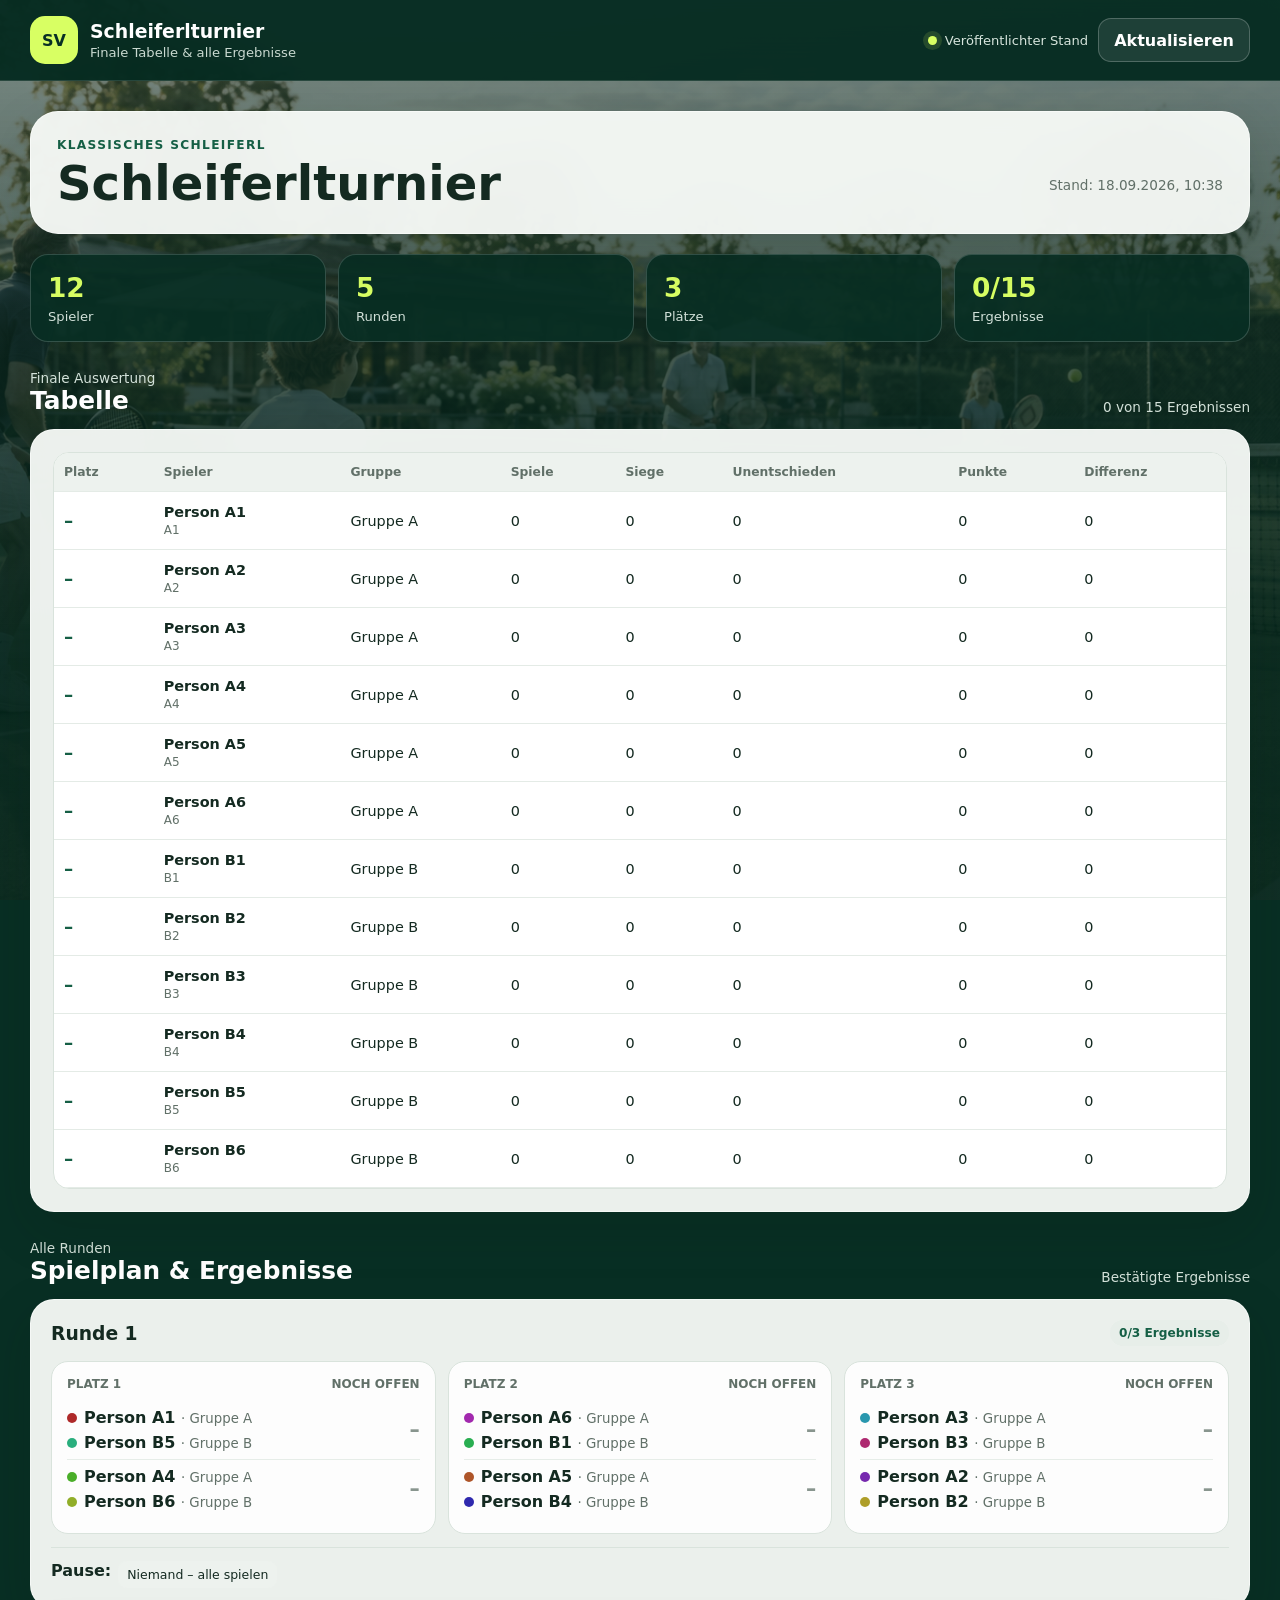
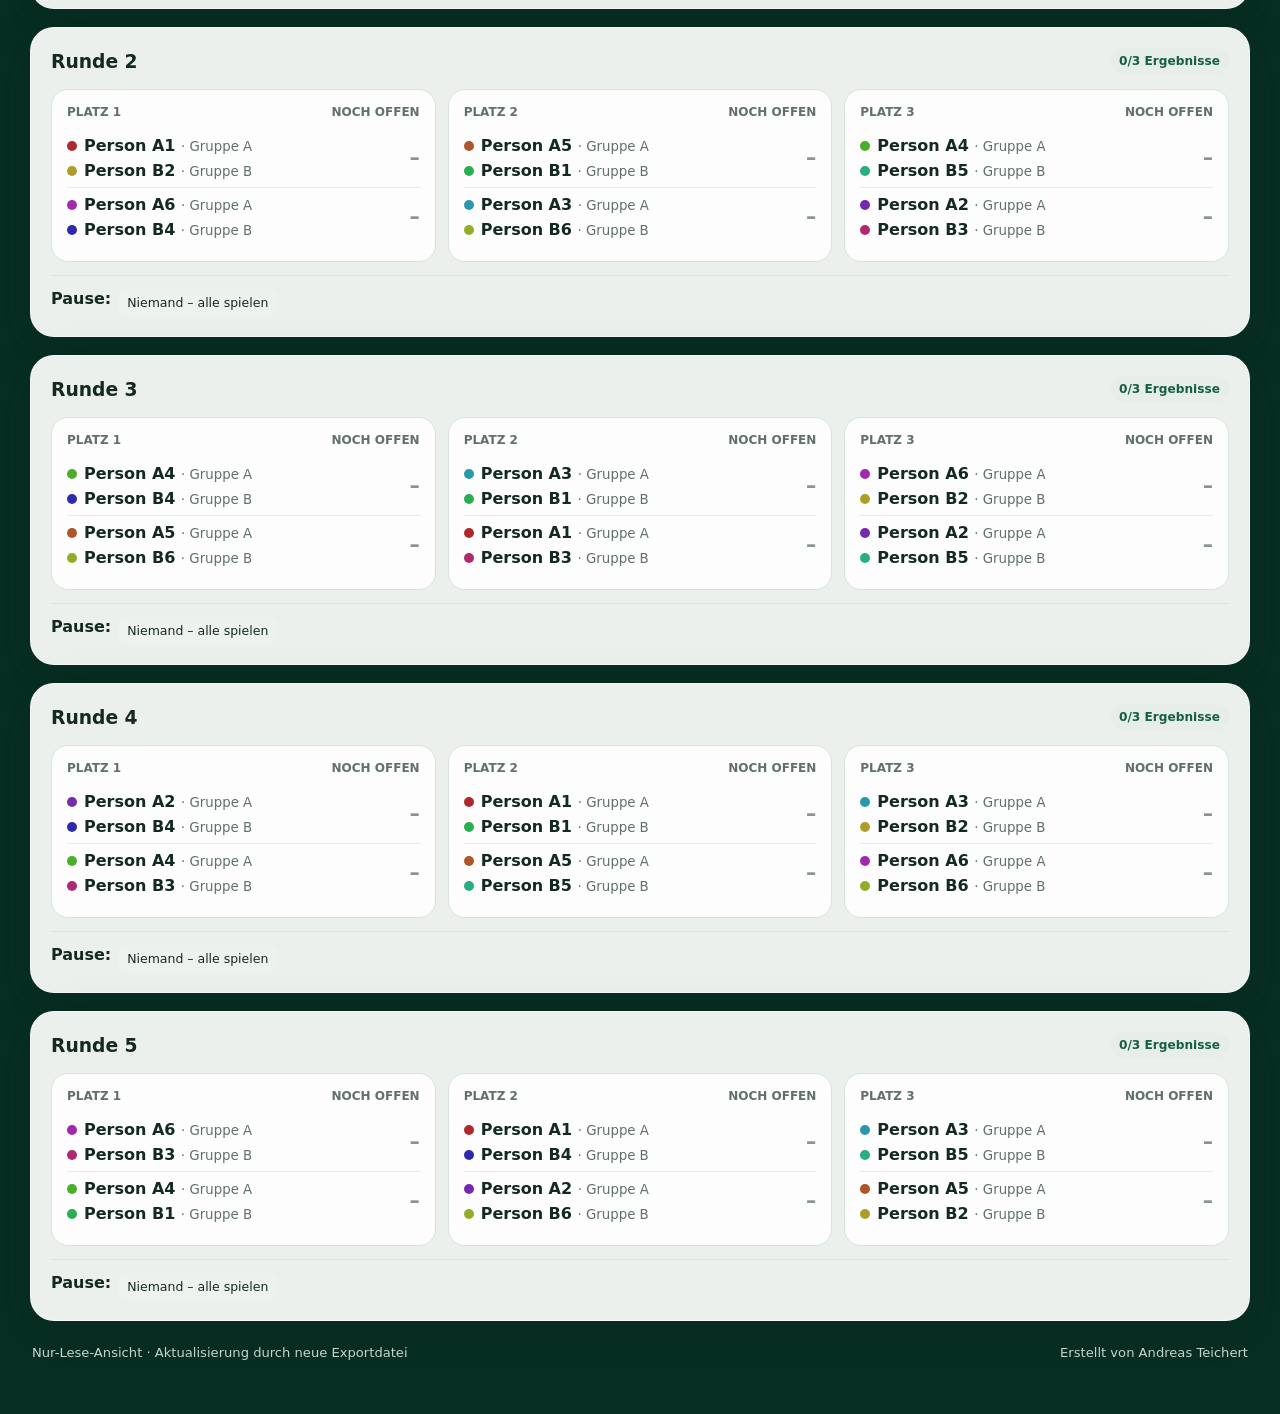
<file: schleiferlturnier_ergebnisse.html>
<!doctype html>
<html lang="de">
<head>
<meta charset="utf-8">
<meta name="viewport" content="width=device-width,initial-scale=1">
<meta name="theme-color" content="#082f24">
<meta name="robots" content="noindex, nofollow">
<title>Schleiferlturnier · Finale Tabelle & Ergebnisse</title>
<style>
:root{--deep:#082f24;--green:#155f45;--lime:#d8ff63;--paper:#f4f6f1;--ink:#142a21;--muted:#617068;--line:#d9e3dc;font-family:"Segoe UI",system-ui,sans-serif;color:var(--ink)}*{box-sizing:border-box}html,body{width:100%;max-width:100%;overflow-x:hidden}body{margin:0;min-width:0;background:var(--deep)}body:before{content:"";position:fixed;inset:0;z-index:-2;background:url("Familienturnier_Hintergrund_Familie.png") center/cover no-repeat;filter:saturate(.75) contrast(.94)}body:after{content:"";position:fixed;inset:0;z-index:-1;background:linear-gradient(180deg,rgba(4,37,27,.48),rgba(4,37,27,.94) 74%)}button{font:inherit;cursor:pointer;min-height:44px;border:1px solid #ffffff38;border-radius:13px;padding:9px 15px;background:#ffffff16;color:white;font-weight:750}.shell{width:min(1220px,calc(100% - 48px));margin:auto}header{position:sticky;top:0;z-index:5;background:#052b20f2;color:white;border-bottom:1px solid #ffffff20;backdrop-filter:blur(18px)}.topbar{display:flex;align-items:center;justify-content:space-between;gap:18px;padding:16px 0}.brand{display:flex;align-items:center;gap:12px;min-width:0}.mark{width:48px;height:48px;border-radius:15px;display:grid;place-items:center;background:var(--lime);color:var(--deep);font-weight:900}.brand h1{font-size:1.18rem;margin:0}.brand p{font-size:.82rem;color:#c9d9d0;margin:3px 0 0}.header-right{display:flex;align-items:center;gap:10px}.live{font-size:.82rem;color:#d7e5dd}.live:before{content:"";display:inline-block;width:9px;height:9px;margin-right:8px;border-radius:50%;background:var(--lime);box-shadow:0 0 0 5px #d8ff6322}main{padding:30px 0 54px}.hero,.panel,.round{background:#f8fbf8f2;border:1px solid #ffffff88;box-shadow:0 18px 50px #031b132b;backdrop-filter:blur(17px)}.hero{border-radius:28px;padding:26px;margin-bottom:20px;display:flex;justify-content:space-between;align-items:end;gap:22px}.eyebrow{font-size:.76rem;letter-spacing:.11em;text-transform:uppercase;color:var(--green);font-weight:850;margin-bottom:7px}.hero h2{font-size:clamp(1.8rem,5vw,3rem);line-height:1;margin:0}.updated{font-size:.85rem;color:var(--muted);text-align:right}.summary{display:grid;grid-template-columns:repeat(4,minmax(0,1fr));gap:12px;margin-bottom:28px}.metric{background:#082f24e8;color:white;border:1px solid #ffffff2c;border-radius:18px;padding:17px}.metric strong{display:block;color:var(--lime);font-size:1.65rem}.metric span{display:block;color:#d2e1d9;font-size:.82rem;margin-top:6px}.section-head{display:flex;justify-content:space-between;align-items:end;gap:16px;color:white;margin:28px 0 14px}.section-head h2{margin:0;font-size:1.55rem}.section-head p{margin:0;color:#d4e2da;font-size:.85rem}.panel{border-radius:24px;padding:22px;min-width:0}.table-wrap{width:100%;max-width:100%;overflow-x:auto;border:1px solid var(--line);border-radius:16px;background:white}table{width:100%;min-width:760px;border-collapse:collapse}th,td{text-align:left;padding:12px 10px;border-bottom:1px solid #e4ebe6}th{font-size:.77rem;color:var(--muted);background:#edf2ee}td{font-size:.9rem}.rank{font-size:1.15rem;font-weight:900;color:var(--green)}.name{font-weight:800}.sub{font-size:.75rem;color:var(--muted);margin-top:3px}.rounds{display:grid;gap:18px}.round{border-radius:24px;padding:20px}.round-head{display:flex;justify-content:space-between;gap:14px;align-items:center;margin-bottom:15px}.round-head h3{margin:0}.state{padding:6px 9px;border-radius:999px;background:#e7eee9;color:var(--green);font-size:.76rem;font-weight:800}.state.done{background:#e9f6b7;color:#344d00}.matches{display:grid;grid-template-columns:repeat(3,minmax(0,1fr));gap:12px}.match{min-width:0;border:1px solid var(--line);background:#ffffffe6;border-radius:17px;padding:15px}.match-top{display:flex;justify-content:space-between;gap:10px;color:var(--muted);font-size:.75rem;font-weight:800;text-transform:uppercase;margin-bottom:10px}.double{display:grid;grid-template-columns:minmax(0,1fr) auto;gap:10px;align-items:center;padding:7px 0}.double+.double{border-top:1px solid #e6ede8}.players{display:grid;gap:6px;min-width:0}.player{display:flex;align-items:center;gap:7px;font-weight:780;overflow-wrap:anywhere}.dot{width:10px;height:10px;border-radius:50%;flex:0 0 10px;background:var(--player-color,#6b7b72)}.player small{font-weight:450;color:var(--muted)}.score{font-size:1.28rem;font-weight:900;color:var(--green)}.open .score{color:#88958e}.byes{display:flex;flex-wrap:wrap;gap:7px;margin-top:13px;padding-top:13px;border-top:1px solid var(--line)}.bye{padding:6px 9px;border-radius:9px;background:#edf2ee;font-size:.78rem}.error{background:#fff0e9;color:#843a20;border:1px solid #e8c3b5;border-radius:18px;padding:18px;margin-bottom:20px}.hidden{display:none}.footer{display:flex;justify-content:space-between;gap:20px;color:#ceded6;font-size:.82rem;padding:24px 2px 0}
@media(max-width:900px){.matches{grid-template-columns:repeat(2,minmax(0,1fr))}.summary{grid-template-columns:repeat(2,minmax(0,1fr))}}
@media(max-width:620px){.shell{width:min(100% - 28px,1220px)}.topbar{padding:11px 0}.mark{width:40px;height:40px}.brand h1{font-size:1rem}.brand p,.live{display:none}.hero{padding:20px;align-items:flex-start;flex-direction:column}.updated{text-align:left}.matches{grid-template-columns:1fr}.round,.panel{padding:15px}.table-wrap{overflow:visible}.standings,.standings tbody{display:block;width:100%;min-width:0}.standings thead{display:none}.standings tr{display:grid;grid-template-columns:repeat(2,minmax(0,1fr));gap:9px 14px;padding:14px;border-top:1px solid #e1e9e2}.standings td{display:grid;padding:0;border:0}.standings td:before{content:attr(data-label);font-size:.7rem;color:var(--muted);margin-bottom:2px}.standings td:nth-child(2){grid-column:1/-1}.footer{flex-direction:column;gap:7px}}
.switch-link{display:inline-flex;align-items:center;min-height:44px;border:1px solid #ffffff38;border-radius:13px;padding:9px 15px;background:#ffffff16;color:white;font-weight:750;text-decoration:none}
</style>
</head>
<body>
<header><div class="shell topbar"><div class="brand"><div class="mark">SV</div><div><h1>Schleiferlturnier</h1><p>Finale Tabelle &amp; alle Ergebnisse</p></div></div><div class="header-right"><span class="live">Veröffentlichter Stand</span><button id="refresh">Aktualisieren</button></div></div></header>
<main class="shell"><section class="hero"><div><div class="eyebrow" id="mode">Turnierauswertung</div><h2 id="title">Schleiferlturnier</h2></div><p class="updated" id="updated" role="status">Turnierstand wird geladen …</p></section><div class="error hidden" id="error"></div><section class="summary" id="summary"></section><div class="section-head"><div><p>Finale Auswertung</p><h2>Tabelle</h2></div><p id="progress"></p></div><section class="panel" id="table-panel"><p>Die Tabelle wird geladen …</p></section><div class="section-head"><div><p>Alle Runden</p><h2>Spielplan &amp; Ergebnisse</h2></div><p>Bestätigte Ergebnisse</p></div><section class="rounds" id="rounds"></section><footer class="footer"><span>Nur-Lese-Ansicht · Aktualisierung durch neue Exportdatei</span><span>Erstellt von Andreas Teichert</span></footer></main>
<script>
'use strict';
const DATA_URL='schleiferlturnierstand.json',$=s=>document.querySelector(s),esc=s=>String(s??'').replace(/[&<>"']/g,c=>({'&':'&amp;','<':'&lt;','>':'&gt;','"':'&quot;',"'":'&#39;'}[c]));
function valid(d){return d&&[1,2].includes(d.version)&&d.type==='schleiferl'&&d.summary&&Array.isArray(d.rounds)&&d.rounds.every(r=>Array.isArray(r.matches)&&Array.isArray(r.byes))}
function legacyStandings(data){const rows=new Map();for(const round of data.rounds)for(const m of round.matches)for(const team of m.teams)for(const p of team)if(!rows.has(p.id))rows.set(p.id,{rank:null,id:p.id,name:p.name,group:p.group,played:0,wins:0,draws:0,points:0,for:0,against:0,diff:0});for(const round of data.rounds)for(const m of round.matches){if(!Array.isArray(m.score))continue;for(let side=0;side<2;side++)for(const p of m.teams[side]){const r=rows.get(p.id);r.played++;r.for+=m.score[side];r.against+=m.score[1-side];if(m.score[0]===m.score[1]){r.draws++;r.points++}else if(m.score[side]>m.score[1-side]){r.wins++;r.points+=2}}}const out=[...rows.values()];out.forEach(r=>r.diff=r.for-r.against);out.sort((a,b)=>b.points-a.points||b.diff-a.diff||b.for-a.for||a.name.localeCompare(b.name,'de'));out.forEach(r=>r.rank=r.played?1+out.filter(o=>o.played&&(o.points>r.points||(o.points===r.points&&o.diff>r.diff)||(o.points===r.points&&o.diff===r.diff&&o.for>r.for))).length:null);return{kind:'player',rows:out}}
function tableHtml(rows,team=false){return `<div class="table-wrap"><table class="standings"><thead><tr><th>Platz</th><th>${team?'Doppel':'Spieler'}</th>${team?'':'<th>Gruppe</th>'}<th>Spiele</th><th>Siege</th><th>Unentschieden</th><th>Punkte</th><th>Differenz</th></tr></thead><tbody>${rows.map(r=>`<tr><td class="rank" data-label="Platz">${r.rank||'–'}</td><td data-label="${team?'Doppel':'Spieler'}"><div class="name">${esc(r.name)}</div><div class="sub">${team?(r.members||[]).map(p=>`${esc(p.name)} · ${esc(p.group)}`).join(' / '):esc(r.id)}</div></td>${team?'':`<td data-label="Gruppe">${esc(r.group)}</td>`}<td data-label="Spiele">${r.played}</td><td data-label="Siege">${r.wins}</td><td data-label="Unentschieden">${r.draws}</td><td data-label="Punkte">${r.points}</td><td data-label="Differenz">${r.diff>0?'+':''}${r.diff}</td></tr>`).join('')}</tbody></table></div>`}
function renderTable(data){const s=data.standings||legacyStandings(data),team=s.kind==='team';$('#table-panel').innerHTML=s.groups?.length?`${s.groups.map(g=>`<section style="margin-bottom:22px"><h3>${esc(g.name)}</h3>${tableHtml(g.rows)}</section>`).join('')}<section><h3>Finalwertung</h3>${tableHtml(s.rows)}</section>`:tableHtml(s.rows,team)}
function player(p){return `<div class="player" style="--player-color:${esc(p.color)}"><span class="dot"></span><span>${esc(p.name)} <small>· ${esc(p.group)}</small></span></div>`}
function render(data){$('#error').classList.add('hidden');$('#title').textContent=data.title;$('#mode').textContent=data.modeLabel||'Klassisches Schleiferl';$('#updated').textContent=`Stand: ${new Intl.DateTimeFormat('de-DE',{dateStyle:'medium',timeStyle:'short'}).format(new Date(data.exportedAt))}`;const s=data.summary;$('#summary').innerHTML=[[s.players,'Spieler'],[s.rounds,'Runden'],[s.courts,'Plätze'],[`${s.results}/${s.matches}`,'Ergebnisse']].map(([n,l])=>`<div class="metric"><strong>${esc(n)}</strong><span>${esc(l)}</span></div>`).join('');$('#progress').textContent=`${s.results} von ${s.matches} Ergebnissen`;renderTable(data);$('#rounds').innerHTML=data.rounds.map(r=>{const done=r.matches.filter(m=>Array.isArray(m.score)).length,title=r.type==='placement'?'Platzierungsrunde':r.type==='semifinal'?'Halbfinale':r.type==='final'?'Finalrunde':r.type==='group'?`Gruppenphase · Runde ${r.number}`:`Runde ${r.number}`;return `<article class="round"><div class="round-head"><h3>${title}</h3><span class="state ${done===r.matches.length?'done':''}">${done}/${r.matches.length} Ergebnisse</span></div><div class="matches">${r.matches.map(m=>{const score=Array.isArray(m.score)?m.score:null;return `<div class="match ${score?'':'open'}"><div class="match-top"><span>Platz ${esc(m.court)}</span><span>${m.label?esc(m.label):score?'Ergebnis':'Noch offen'}</span></div><div class="double"><div class="players">${m.teams[0].length?m.teams[0].map(player).join(''):'Noch nicht bestimmt'}</div><div class="score">${score?score[0]:'–'}</div></div><div class="double"><div class="players">${m.teams[1].length?m.teams[1].map(player).join(''):'Noch nicht bestimmt'}</div><div class="score">${score?score[1]:'–'}</div></div></div>`}).join('')}</div><div class="byes"><strong>Pause:</strong>${r.byes.length?r.byes.map(p=>`<span class="bye">${esc(p.name)} · ${esc(p.group)}</span>`).join(''):'<span class="bye">Niemand – alle spielen</span>'}</div></article>`}).join('')}
async function load(){try{const response=await fetch(`${DATA_URL}?v=${Date.now()}`,{cache:'no-store'});if(!response.ok)throw new Error();const data=await response.json();if(!valid(data))throw new Error();render(data)}catch{$('#error').textContent='Der aktuelle Turnierstand konnte nicht geladen werden. Bitte später erneut versuchen.';$('#error').classList.remove('hidden');$('#updated').textContent='Turnierstand nicht verfügbar'}}
$('#refresh').onclick=load;load();
</script>
</body>
</html>
</file>
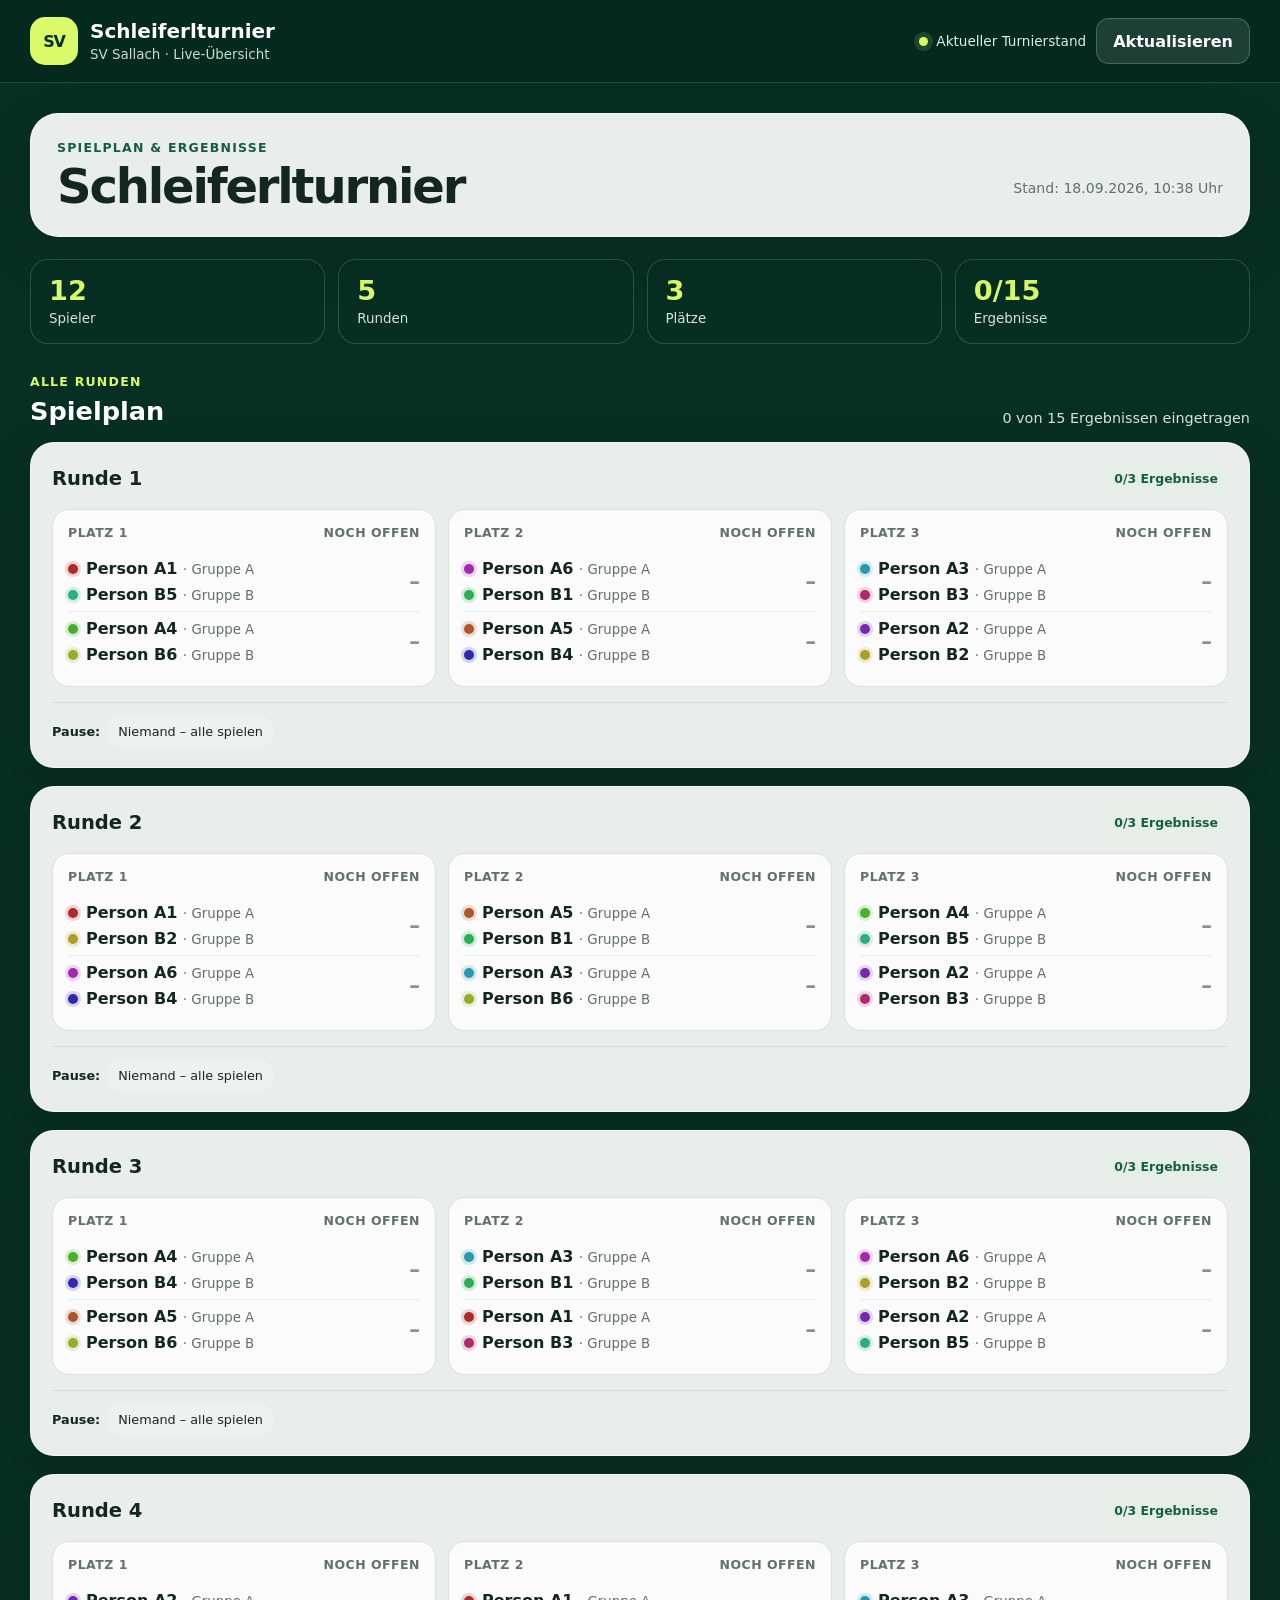
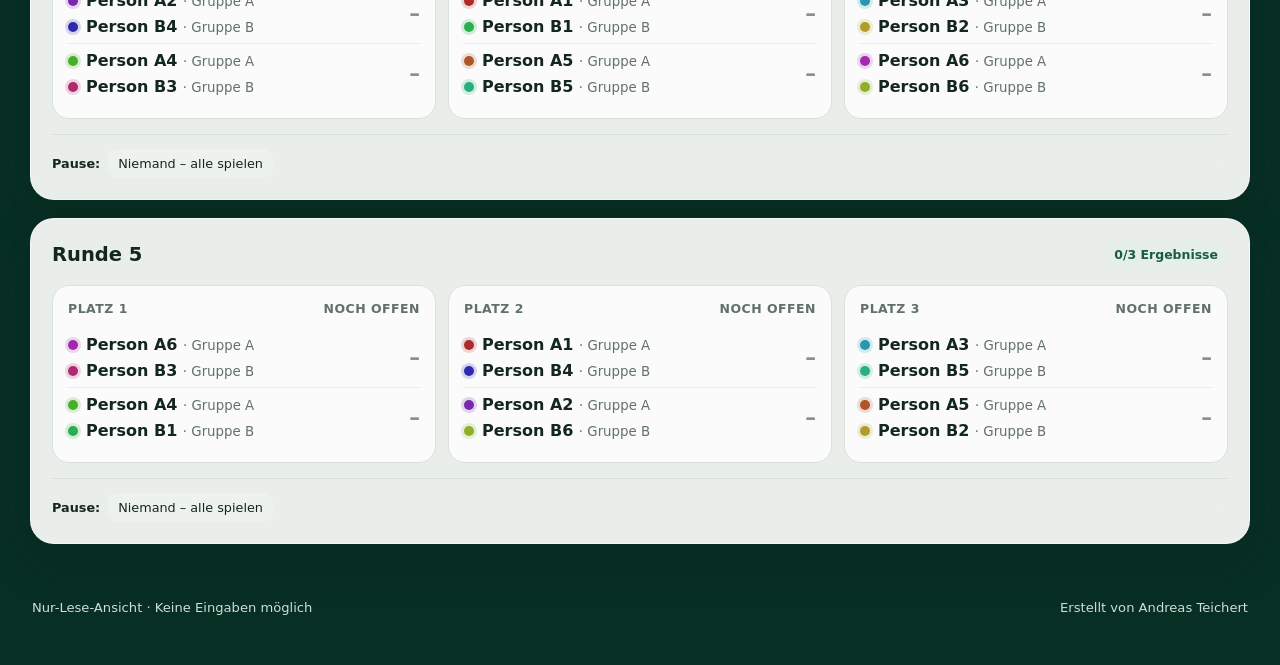
<file: Schleiferlturnier_Live.html>
<!doctype html>
<html lang="de">
<head>
<meta charset="utf-8">
<meta name="viewport" content="width=device-width,initial-scale=1">
<meta name="robots" content="noindex,nofollow">
<meta name="description" content="Aktueller Spielplan und Ergebnisse des Schleiferlturniers.">
<title>Schleiferlturnier · Live-Stand</title>
<link rel="icon" type="image/svg+xml" href="data:image/svg+xml,%3Csvg xmlns='http://www.w3.org/2000/svg' viewBox='0 0 64 64'%3E%3Crect width='64' height='64' rx='16' fill='%23093226'/%3E%3Ccircle cx='32' cy='32' r='19' fill='%23dbf76d'/%3E%3Cpath d='M18 25c10 7 18 7 28 0M18 39c10-7 18-7 28 0' fill='none' stroke='%23093226' stroke-width='4'/%3E%3C/svg%3E">
<style>
:root{--deep:#082f24;--green:#155d43;--lime:#dafa69;--paper:#f2f5f0;--ink:#14271f;--muted:#627168;--line:#d8e2da;--white:#fff;--radius:22px;font-family:"Aptos","Segoe UI",system-ui,sans-serif;color:var(--ink);background:var(--deep);font-size:16px}
*{box-sizing:border-box}html{min-width:0}body{margin:0;min-width:0;background:var(--deep);overflow-x:hidden}body::before{content:"";position:fixed;inset:0;z-index:-2;background:url("Familienturnier_Hintergrund_Familie.png") center/cover no-repeat;filter:saturate(.75) contrast(.94)}body::after{content:"";position:fixed;inset:0;z-index:-1;background:linear-gradient(180deg,rgba(4,37,27,.4),rgba(4,37,27,.93) 76%)}button{font:inherit;cursor:pointer;min-height:46px;border:1px solid rgba(255,255,255,.2);border-radius:13px;padding:10px 16px;background:rgba(255,255,255,.1);color:#fff;font-weight:750}button:focus-visible{outline:3px solid var(--lime);outline-offset:3px}.shell{width:min(1220px,calc(100% - 48px));margin:auto}header{position:sticky;top:0;z-index:5;background:rgba(5,43,32,.95);color:#fff;border-bottom:1px solid rgba(255,255,255,.13);backdrop-filter:blur(18px)}.topbar{display:flex;align-items:center;justify-content:space-between;gap:20px;padding:17px 0}.brand{display:flex;align-items:center;gap:12px;min-width:0}.mark{width:48px;height:48px;display:grid;place-items:center;border-radius:15px;background:var(--lime);color:var(--deep);font-weight:900;letter-spacing:-.08em;flex:0 0 auto}.brand h1{font-size:1.25rem;line-height:1.15;margin:0}.brand p{font-size:.84rem;color:#cbdad2;margin:4px 0 0}.header-right{display:flex;align-items:center;gap:10px}.live{display:inline-flex;align-items:center;gap:8px;font-size:.85rem;color:#deece5}.live::before{content:"";width:9px;height:9px;border-radius:50%;background:var(--lime);box-shadow:0 0 0 5px rgba(218,250,105,.13)}main{padding:30px 0 50px}.hero,.panel,.round{background:rgba(248,251,248,.94);border:1px solid rgba(255,255,255,.5);box-shadow:0 18px 50px rgba(3,27,19,.17);backdrop-filter:blur(17px)}.hero{border-radius:28px;padding:26px;margin-bottom:22px;display:flex;justify-content:space-between;align-items:end;gap:24px}.eyebrow{font-size:.78rem;letter-spacing:.1em;text-transform:uppercase;color:var(--green);font-weight:850;margin-bottom:7px}.hero h2{font-size:clamp(1.8rem,5vw,3rem);line-height:1;letter-spacing:-.045em;margin:0}.updated{font-size:.88rem;color:var(--muted);text-align:right}.summary{display:grid;grid-template-columns:repeat(4,minmax(0,1fr));gap:13px;margin-bottom:30px}.metric{background:rgba(8,47,36,.9);color:#fff;border:1px solid rgba(255,255,255,.16);border-radius:18px;padding:17px 18px}.metric strong{display:block;font-size:1.7rem;color:var(--lime);line-height:1}.metric span{display:block;color:#d5e4dc;font-size:.84rem;margin-top:7px}.section-head{display:flex;align-items:end;justify-content:space-between;gap:18px;margin:0 0 16px;color:#fff}.section-head h2{font-size:1.6rem;margin:0}.section-head p{margin:0;color:#d5e4dc;font-size:.9rem}.rounds{display:grid;gap:18px;margin-bottom:32px}.round{border-radius:24px;padding:21px}.round-head{display:flex;justify-content:space-between;align-items:center;margin-bottom:16px}.round-head h3{margin:0;font-size:1.22rem}.round-state{font-size:.78rem;padding:7px 10px;border-radius:999px;background:#e6eee8;color:var(--green);font-weight:800}.round-state.done{background:#e9f6b7;color:#344d00}.matches{display:grid;grid-template-columns:repeat(3,minmax(0,1fr));gap:12px}.match{min-width:0;border:1px solid var(--line);background:rgba(255,255,255,.8);border-radius:17px;padding:15px}.match-top{display:flex;justify-content:space-between;gap:10px;color:var(--muted);font-size:.78rem;font-weight:800;text-transform:uppercase;letter-spacing:.04em;margin-bottom:12px}.double{display:grid;grid-template-columns:minmax(0,1fr) auto;gap:10px;align-items:center;padding:7px 0}.double+.double{border-top:1px solid #e8eee9}.players{display:grid;gap:7px;min-width:0}.player{display:flex;align-items:center;gap:8px;min-width:0;font-weight:800}.dot{width:10px;height:10px;flex:0 0 auto;border-radius:50%;background:var(--player-color,#6b7b72);box-shadow:0 0 0 3px color-mix(in srgb,var(--player-color,#6b7b72) 18%,transparent)}.player span:last-child{overflow-wrap:anywhere}.player small{font-weight:450;color:var(--muted)}.score{min-width:38px;text-align:right;font-size:1.35rem;font-weight:900;color:var(--green);font-variant-numeric:tabular-nums}.open .score{color:#849289}.byes{display:flex;flex-wrap:wrap;gap:8px;margin-top:15px;padding-top:14px;border-top:1px solid var(--line)}.bye{display:flex;align-items:center;gap:7px;padding:7px 10px;border-radius:10px;background:#eef2ee;font-size:.8rem}.panel{border-radius:26px;padding:22px}.empty{padding:34px;text-align:center;color:var(--muted)}.error{background:#fff0e9;color:#843a20;border:1px solid #e8c3b5;border-radius:18px;padding:18px;margin-bottom:20px}.footer{display:flex;justify-content:space-between;gap:20px;color:#ceded6;font-size:.82rem;padding:24px 2px 0}.hidden{display:none!important}
@media(max-width:900px){.matches{grid-template-columns:repeat(2,minmax(0,1fr))}.summary{grid-template-columns:repeat(2,minmax(0,1fr))}}
@media(max-width:620px){.shell{width:min(100% - 28px,1220px)}.topbar{padding:12px 0}.mark{width:40px;height:40px}.brand h1{font-size:1rem}.brand p{font-size:.75rem}.live{display:none}button{padding:9px 12px;font-size:.85rem}.hero{padding:20px;align-items:start;flex-direction:column}.updated{text-align:left}.summary{gap:9px}.metric{padding:14px}.metric strong{font-size:1.4rem}.matches{grid-template-columns:1fr}.round{padding:16px}.panel{padding:16px}.table-wrap{overflow:visible}.standings,.standings tbody{display:block;width:100%;min-width:0}.standings thead{display:none}.standings tr{display:grid;grid-template-columns:repeat(2,minmax(0,1fr));gap:10px 14px;padding:14px;border-top:1px solid #e1e9e2}.standings tr:first-child{border-top:0}.standings td{display:grid;width:auto;padding:0;border:0;text-align:left;font-size:.88rem}.standings td::before{content:attr(data-label);margin-bottom:3px;color:var(--muted);font-size:.72rem;font-weight:750}.standings td:nth-child(2){grid-column:1/-1;grid-row:1}.standings td:nth-child(1){grid-row:2}.standings td:nth-child(3){grid-row:2}.standings td:nth-child(4){grid-row:3}.standings td:nth-child(5){grid-row:3}.standings td:nth-child(6){grid-row:4}.standings td:nth-child(7){grid-row:4}.standings td:nth-child(8){grid-column:1/-1;grid-row:5}.footer{flex-direction:column;gap:7px}}
@media print{header,button{display:none!important}body{background:#fff}body::before,body::after{display:none}.shell{width:100%}main{padding:0}.hero,.panel,.round{box-shadow:none;background:#fff;backdrop-filter:none}.section-head{color:var(--ink)}.section-head p,.footer{color:var(--muted)}.round{break-inside:avoid}.matches{grid-template-columns:repeat(3,1fr)}}
</style>
</head>
<body>
<header><div class="shell topbar"><div class="brand"><div class="mark" aria-hidden="true">SV</div><div><h1>Schleiferlturnier</h1><p>SV Sallach · Live-Übersicht</p></div></div><div class="header-right"><span class="live">Aktueller Turnierstand</span><button id="refresh" type="button">Aktualisieren</button></div></div></header>
<main class="shell">
  <section class="hero"><div><div class="eyebrow">Spielplan & Ergebnisse</div><h2 id="title">Schleiferlturnier</h2></div><p class="updated" id="updated" role="status">Turnierstand wird geladen …</p></section>
  <div id="error" class="error hidden" role="alert"></div>
  <section class="summary" id="summary" aria-label="Turnierübersicht"></section>
  <div class="section-head"><div><div class="eyebrow" style="color:var(--lime)">Alle Runden</div><h2>Spielplan</h2></div><p id="progress"></p></div>
  <section class="rounds" id="rounds"><div class="round empty">Spielplan wird geladen …</div></section>
  <footer class="footer"><span>Nur-Lese-Ansicht · Keine Eingaben möglich</span><span>Erstellt von Andreas Teichert</span></footer>
</main>
<script>
const DATA_URL='schleiferlturnierstand.json';
const $=s=>document.querySelector(s);
const esc=s=>String(s??'').replace(/[&<>"']/g,c=>({'&':'&amp;','<':'&lt;','>':'&gt;','"':'&quot;',"'":'&#39;'}[c]));
function valid(d){return d&&d.version===1&&d.type==='schleiferl'&&typeof d.exportedAt==='string'&&d.summary&&Array.isArray(d.rounds)&&d.rounds.every(r=>Number.isInteger(r.number)&&Array.isArray(r.matches)&&Array.isArray(r.byes));}
function timeLabel(iso){const d=new Date(iso);return Number.isNaN(d.valueOf())?'unbekannt':new Intl.DateTimeFormat('de-DE',{dateStyle:'medium',timeStyle:'short'}).format(d);}
function player(p){return `<div class="player" style="--player-color:${esc(p.color)}"><span class="dot" aria-hidden="true"></span><span>${esc(p.name)} <small>· ${esc(p.group)}</small></span></div>`}
function render(data){
  $('#error').classList.add('hidden');$('#title').textContent=data.title||'Schleiferlturnier';$('#updated').textContent=`Stand: ${timeLabel(data.exportedAt)} Uhr`;
  const s=data.summary;$('#summary').innerHTML=[[s.players,'Spieler'],[s.rounds,'Runden'],[s.courts,'Plätze'],[`${s.results}/${s.matches}`,'Ergebnisse']].map(([n,l])=>`<div class="metric"><strong>${esc(n)}</strong><span>${esc(l)}</span></div>`).join('');$('#progress').textContent=`${s.results} von ${s.matches} Ergebnissen eingetragen`;
  $('#rounds').innerHTML=data.rounds.map(round=>{const done=round.matches.filter(m=>Array.isArray(m.score)).length;return `<article class="round"><div class="round-head"><h3>Runde ${round.number}</h3><span class="round-state ${done===round.matches.length?'done':''}">${done}/${round.matches.length} Ergebnisse</span></div><div class="matches">${round.matches.map(m=>{const score=Array.isArray(m.score)?m.score:null;return `<div class="match ${score?'':'open'}"><div class="match-top"><span>Platz ${esc(m.court)}</span><span>${score?'Ergebnis':'Noch offen'}</span></div><div class="double"><div class="players">${m.teams[0].map(player).join('')}</div><div class="score">${score?esc(score[0]):'–'}</div></div><div class="double"><div class="players">${m.teams[1].map(player).join('')}</div><div class="score">${score?esc(score[1]):'–'}</div></div></div>`}).join('')}</div><div class="byes"><strong style="font-size:.8rem;padding:7px 0">Pause:</strong>${round.byes.length?round.byes.map(p=>`<span class="bye" style="--player-color:${esc(p.color)}"><span class="dot" aria-hidden="true"></span>${esc(p.name)} · ${esc(p.group)}</span>`).join(''):'<span class="bye">Niemand – alle spielen</span>'}</div></article>`}).join('')||'<div class="round empty">Noch kein Spielplan veröffentlicht.</div>';
}
async function load(){
  $('#refresh').disabled=true;
  try{const response=await fetch(`${DATA_URL}?v=${Date.now()}`,{cache:'no-store'});if(!response.ok)throw new Error(`HTTP ${response.status}`);const data=await response.json();if(!valid(data))throw new Error('Ungültige Daten');render(data)}
  catch(e){$('#error').textContent='Der aktuelle Turnierstand konnte nicht geladen werden. Bitte die Seite in einem Moment erneut öffnen.';$('#error').classList.remove('hidden');$('#updated').textContent='Turnierstand momentan nicht verfügbar'}
  finally{$('#refresh').disabled=false}
}
$('#refresh').onclick=load;load();setInterval(load,60000);
</script>
</body>
</html>
</file>
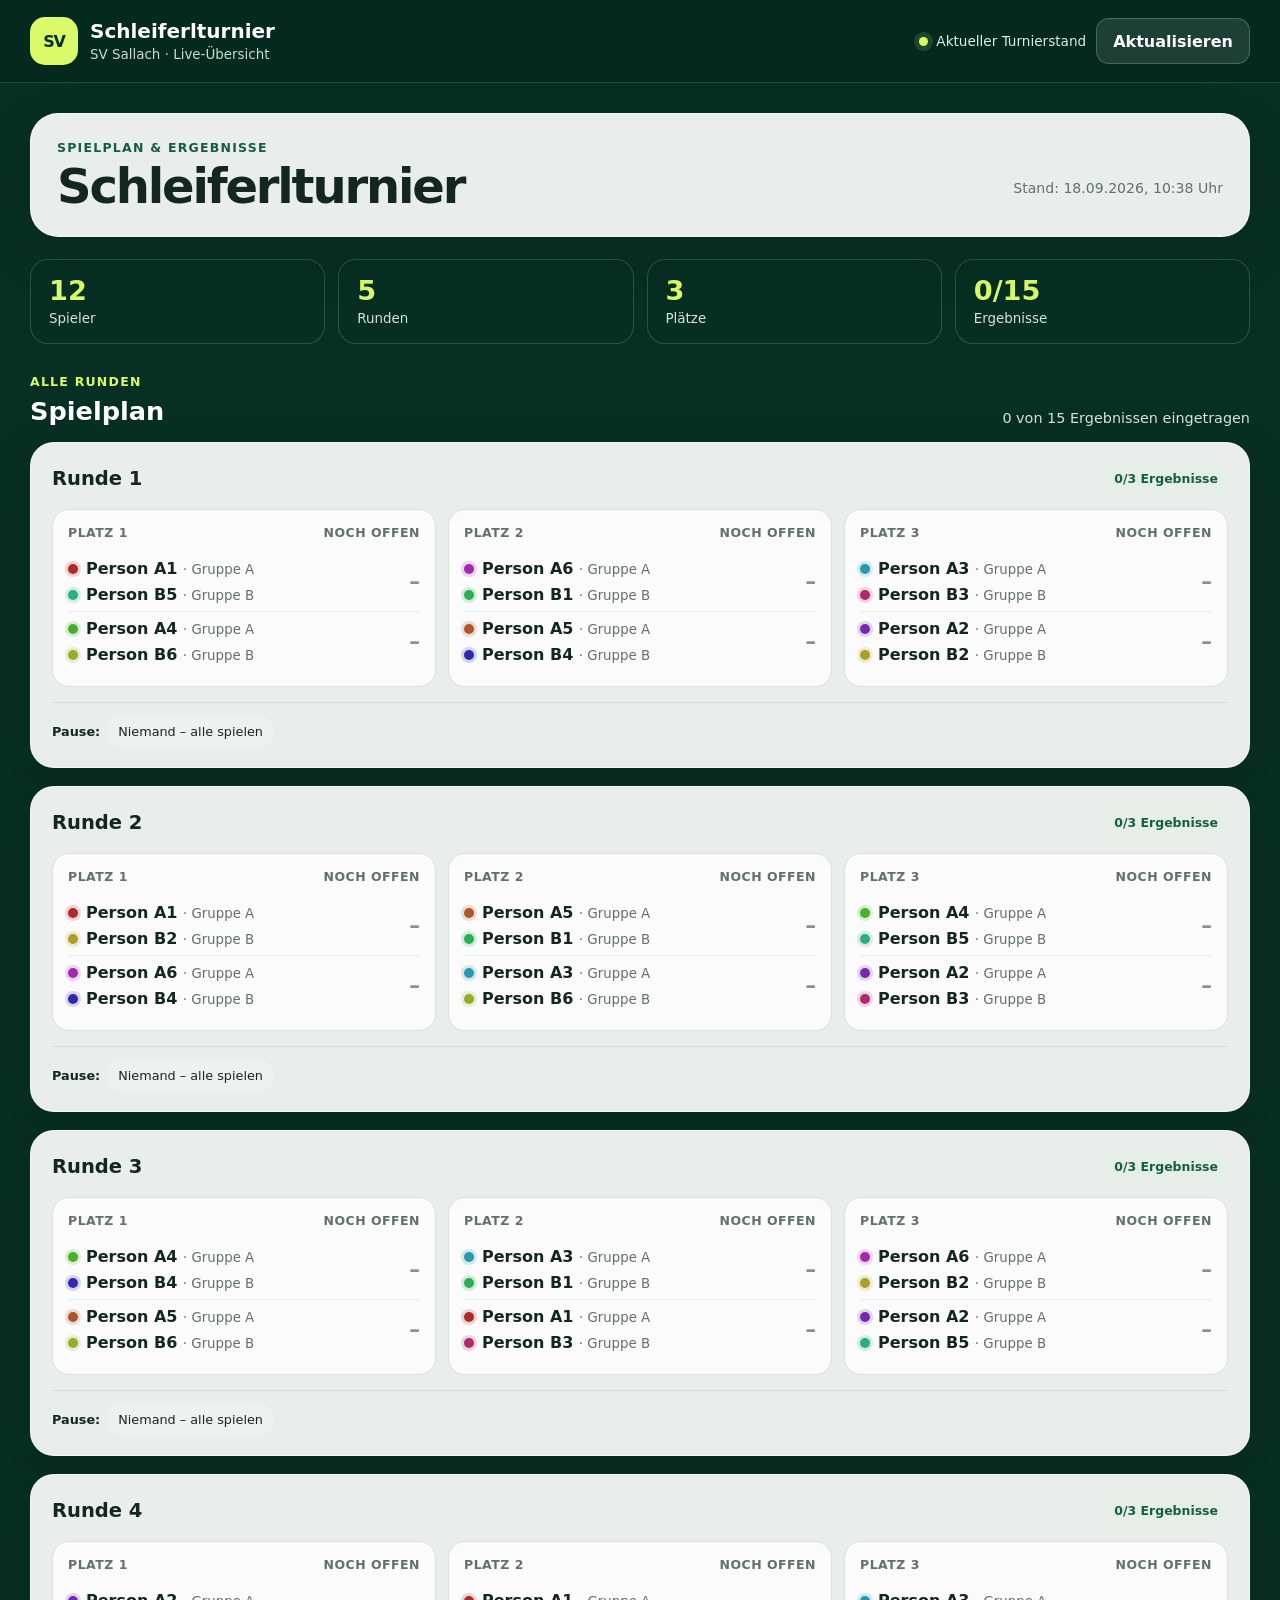
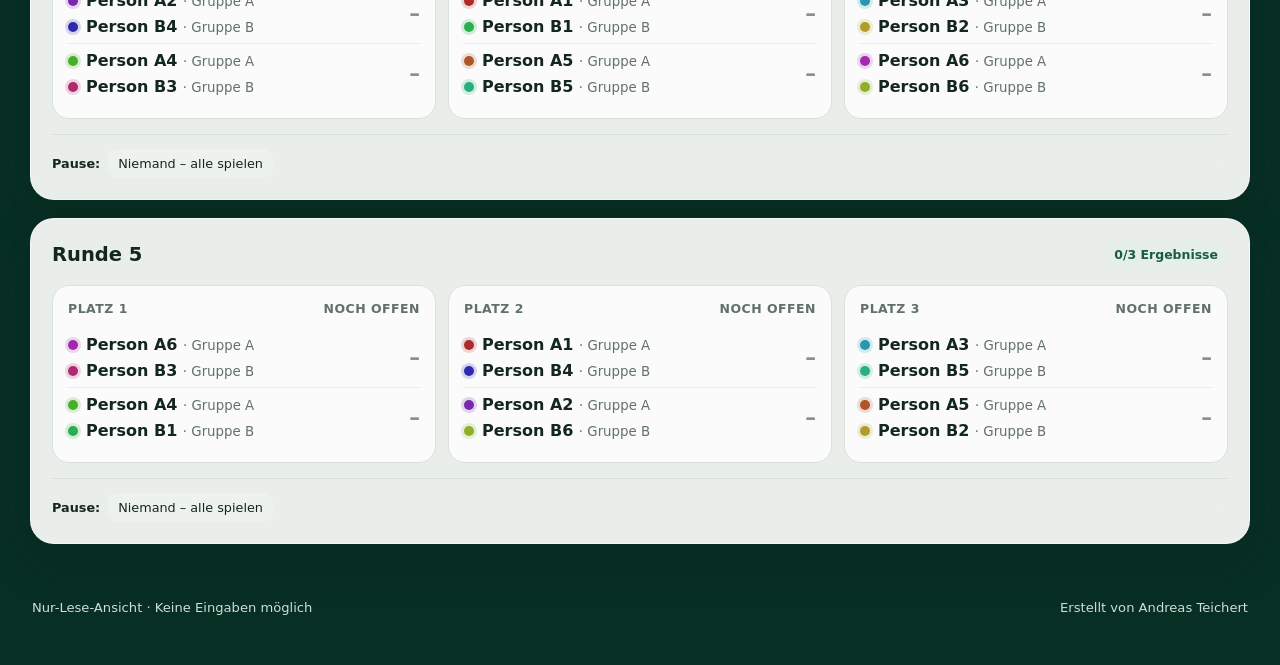
<file: schleiferlturnier_live.html>
<!doctype html>
<html lang="de">
<head>
<meta charset="utf-8">
<meta name="viewport" content="width=device-width,initial-scale=1">
<meta name="robots" content="noindex,nofollow">
<meta name="description" content="Aktueller Spielplan und Ergebnisse des Schleiferlturniers.">
<title>Schleiferlturnier · Live-Stand</title>
<link rel="icon" type="image/svg+xml" href="data:image/svg+xml,%3Csvg xmlns='http://www.w3.org/2000/svg' viewBox='0 0 64 64'%3E%3Crect width='64' height='64' rx='16' fill='%23093226'/%3E%3Ccircle cx='32' cy='32' r='19' fill='%23dbf76d'/%3E%3Cpath d='M18 25c10 7 18 7 28 0M18 39c10-7 18-7 28 0' fill='none' stroke='%23093226' stroke-width='4'/%3E%3C/svg%3E">
<style>
:root{--deep:#082f24;--green:#155d43;--lime:#dafa69;--paper:#f2f5f0;--ink:#14271f;--muted:#627168;--line:#d8e2da;--white:#fff;--radius:22px;font-family:"Aptos","Segoe UI",system-ui,sans-serif;color:var(--ink);background:var(--deep);font-size:16px}
*{box-sizing:border-box}html{min-width:0}body{margin:0;min-width:0;background:var(--deep);overflow-x:hidden}body::before{content:"";position:fixed;inset:0;z-index:-2;background:url("Familienturnier_Hintergrund_Familie.png") center/cover no-repeat;filter:saturate(.75) contrast(.94)}body::after{content:"";position:fixed;inset:0;z-index:-1;background:linear-gradient(180deg,rgba(4,37,27,.4),rgba(4,37,27,.93) 76%)}button,.switch-link{font:inherit;cursor:pointer;min-height:46px;border:1px solid rgba(255,255,255,.2);border-radius:13px;padding:10px 16px;background:rgba(255,255,255,.1);color:#fff;font-weight:750}.switch-link{display:inline-flex;align-items:center;text-decoration:none}button:focus-visible,.switch-link:focus-visible{outline:3px solid var(--lime);outline-offset:3px}.shell{width:min(1220px,calc(100% - 48px));margin:auto}header{position:sticky;top:0;z-index:5;background:rgba(5,43,32,.95);color:#fff;border-bottom:1px solid rgba(255,255,255,.13);backdrop-filter:blur(18px)}.topbar{display:flex;align-items:center;justify-content:space-between;gap:20px;padding:17px 0}.brand{display:flex;align-items:center;gap:12px;min-width:0}.mark{width:48px;height:48px;display:grid;place-items:center;border-radius:15px;background:var(--lime);color:var(--deep);font-weight:900;letter-spacing:-.08em;flex:0 0 auto}.brand h1{font-size:1.25rem;line-height:1.15;margin:0}.brand p{font-size:.84rem;color:#cbdad2;margin:4px 0 0}.header-right{display:flex;align-items:center;gap:10px}.live{display:inline-flex;align-items:center;gap:8px;font-size:.85rem;color:#deece5}.live::before{content:"";width:9px;height:9px;border-radius:50%;background:var(--lime);box-shadow:0 0 0 5px rgba(218,250,105,.13)}main{padding:30px 0 50px}.hero,.panel,.round{background:rgba(248,251,248,.94);border:1px solid rgba(255,255,255,.5);box-shadow:0 18px 50px rgba(3,27,19,.17);backdrop-filter:blur(17px)}.hero{border-radius:28px;padding:26px;margin-bottom:22px;display:flex;justify-content:space-between;align-items:end;gap:24px}.eyebrow{font-size:.78rem;letter-spacing:.1em;text-transform:uppercase;color:var(--green);font-weight:850;margin-bottom:7px}.hero h2{font-size:clamp(1.8rem,5vw,3rem);line-height:1;letter-spacing:-.045em;margin:0}.updated{font-size:.88rem;color:var(--muted);text-align:right}.summary{display:grid;grid-template-columns:repeat(4,minmax(0,1fr));gap:13px;margin-bottom:30px}.metric{background:rgba(8,47,36,.9);color:#fff;border:1px solid rgba(255,255,255,.16);border-radius:18px;padding:17px 18px}.metric strong{display:block;font-size:1.7rem;color:var(--lime);line-height:1}.metric span{display:block;color:#d5e4dc;font-size:.84rem;margin-top:7px}.section-head{display:flex;align-items:end;justify-content:space-between;gap:18px;margin:0 0 16px;color:#fff}.section-head h2{font-size:1.6rem;margin:0}.section-head p{margin:0;color:#d5e4dc;font-size:.9rem}.rounds{display:grid;gap:18px;margin-bottom:32px}.round{border-radius:24px;padding:21px}.round-head{display:flex;justify-content:space-between;align-items:center;margin-bottom:16px}.round-head h3{margin:0;font-size:1.22rem}.round-state{font-size:.78rem;padding:7px 10px;border-radius:999px;background:#e6eee8;color:var(--green);font-weight:800}.round-state.done{background:#e9f6b7;color:#344d00}.matches{display:grid;grid-template-columns:repeat(3,minmax(0,1fr));gap:12px}.match{min-width:0;border:1px solid var(--line);background:rgba(255,255,255,.8);border-radius:17px;padding:15px}.match-top{display:flex;justify-content:space-between;gap:10px;color:var(--muted);font-size:.78rem;font-weight:800;text-transform:uppercase;letter-spacing:.04em;margin-bottom:12px}.double{display:grid;grid-template-columns:minmax(0,1fr) auto;gap:10px;align-items:center;padding:7px 0}.double+.double{border-top:1px solid #e8eee9}.players{display:grid;gap:7px;min-width:0}.player{display:flex;align-items:center;gap:8px;min-width:0;font-weight:800}.dot{width:10px;height:10px;flex:0 0 auto;border-radius:50%;background:var(--player-color,#6b7b72);box-shadow:0 0 0 3px color-mix(in srgb,var(--player-color,#6b7b72) 18%,transparent)}.player span:last-child{overflow-wrap:anywhere}.player small{font-weight:450;color:var(--muted)}.score{min-width:38px;text-align:right;font-size:1.35rem;font-weight:900;color:var(--green);font-variant-numeric:tabular-nums}.open .score{color:#849289}.byes{display:flex;flex-wrap:wrap;gap:8px;margin-top:15px;padding-top:14px;border-top:1px solid var(--line)}.bye{display:flex;align-items:center;gap:7px;padding:7px 10px;border-radius:10px;background:#eef2ee;font-size:.8rem}.panel{border-radius:26px;padding:22px}.empty{padding:34px;text-align:center;color:var(--muted)}.error{background:#fff0e9;color:#843a20;border:1px solid #e8c3b5;border-radius:18px;padding:18px;margin-bottom:20px}.footer{display:flex;justify-content:space-between;gap:20px;color:#ceded6;font-size:.82rem;padding:24px 2px 0}.hidden{display:none!important}
@media(max-width:900px){.matches{grid-template-columns:repeat(2,minmax(0,1fr))}.summary{grid-template-columns:repeat(2,minmax(0,1fr))}}
@media(max-width:620px){.shell{width:min(100% - 28px,1220px)}.topbar{padding:12px 0}.mark{width:40px;height:40px}.brand h1{font-size:1rem}.brand p{font-size:.75rem}.live{display:none}button{padding:9px 12px;font-size:.85rem}.hero{padding:20px;align-items:start;flex-direction:column}.updated{text-align:left}.summary{gap:9px}.metric{padding:14px}.metric strong{font-size:1.4rem}.matches{grid-template-columns:1fr}.round{padding:16px}.panel{padding:16px}.table-wrap{overflow:visible}.standings,.standings tbody{display:block;width:100%;min-width:0}.standings thead{display:none}.standings tr{display:grid;grid-template-columns:repeat(2,minmax(0,1fr));gap:10px 14px;padding:14px;border-top:1px solid #e1e9e2}.standings tr:first-child{border-top:0}.standings td{display:grid;width:auto;padding:0;border:0;text-align:left;font-size:.88rem}.standings td::before{content:attr(data-label);margin-bottom:3px;color:var(--muted);font-size:.72rem;font-weight:750}.standings td:nth-child(2){grid-column:1/-1;grid-row:1}.standings td:nth-child(1){grid-row:2}.standings td:nth-child(3){grid-row:2}.standings td:nth-child(4){grid-row:3}.standings td:nth-child(5){grid-row:3}.standings td:nth-child(6){grid-row:4}.standings td:nth-child(7){grid-row:4}.standings td:nth-child(8){grid-column:1/-1;grid-row:5}.footer{flex-direction:column;gap:7px}}
@media print{header,button{display:none!important}body{background:#fff}body::before,body::after{display:none}.shell{width:100%}main{padding:0}.hero,.panel,.round{box-shadow:none;background:#fff;backdrop-filter:none}.section-head{color:var(--ink)}.section-head p,.footer{color:var(--muted)}.round{break-inside:avoid}.matches{grid-template-columns:repeat(3,1fr)}}
</style>
</head>
<body>
<header><div class="shell topbar"><div class="brand"><div class="mark" aria-hidden="true">SV</div><div><h1>Schleiferlturnier</h1><p>SV Sallach · Live-Übersicht</p></div></div><div class="header-right"><span class="live">Aktueller Turnierstand</span><button id="refresh" type="button">Aktualisieren</button></div></div></header>
<main class="shell">
  <section class="hero"><div><div class="eyebrow">Spielplan & Ergebnisse</div><h2 id="title">Schleiferlturnier</h2></div><p class="updated" id="updated" role="status">Turnierstand wird geladen …</p></section>
  <div id="error" class="error hidden" role="alert"></div>
  <section class="summary" id="summary" aria-label="Turnierübersicht"></section>
  <div class="section-head"><div><div class="eyebrow" style="color:var(--lime)">Alle Runden</div><h2>Spielplan</h2></div><p id="progress"></p></div>
  <section class="rounds" id="rounds"><div class="round empty">Spielplan wird geladen …</div></section>
  <footer class="footer"><span>Nur-Lese-Ansicht · Keine Eingaben möglich</span><span>Erstellt von Andreas Teichert</span></footer>
</main>
<script>
const DATA_URL='schleiferlturnierstand.json';
const $=s=>document.querySelector(s);
const esc=s=>String(s??'').replace(/[&<>"']/g,c=>({'&':'&amp;','<':'&lt;','>':'&gt;','"':'&quot;',"'":'&#39;'}[c]));
function valid(d){return d&&[1,2].includes(d.version)&&d.type==='schleiferl'&&typeof d.exportedAt==='string'&&d.summary&&Array.isArray(d.rounds)&&d.rounds.every(r=>Number.isInteger(r.number)&&Array.isArray(r.matches)&&Array.isArray(r.byes));}
function timeLabel(iso){const d=new Date(iso);return Number.isNaN(d.valueOf())?'unbekannt':new Intl.DateTimeFormat('de-DE',{dateStyle:'medium',timeStyle:'short'}).format(d);}
function player(p){return `<div class="player" style="--player-color:${esc(p.color)}"><span class="dot" aria-hidden="true"></span><span>${esc(p.name)} <small>· ${esc(p.group)}</small></span></div>`}
function render(data){
  $('#error').classList.add('hidden');$('#title').textContent=data.title||'Schleiferlturnier';$('#updated').textContent=`Stand: ${timeLabel(data.exportedAt)} Uhr`;
  const s=data.summary;$('#summary').innerHTML=[[s.players,'Spieler'],[s.rounds,'Runden'],[s.courts,'Plätze'],[`${s.results}/${s.matches}`,'Ergebnisse']].map(([n,l])=>`<div class="metric"><strong>${esc(n)}</strong><span>${esc(l)}</span></div>`).join('');$('#progress').textContent=`${s.results} von ${s.matches} Ergebnissen eingetragen`;
  $('#rounds').innerHTML=data.rounds.map(round=>{const done=round.matches.filter(m=>Array.isArray(m.score)).length;return `<article class="round"><div class="round-head"><h3>Runde ${round.number}</h3><span class="round-state ${done===round.matches.length?'done':''}">${done}/${round.matches.length} Ergebnisse</span></div><div class="matches">${round.matches.map(m=>{const score=Array.isArray(m.score)?m.score:null;return `<div class="match ${score?'':'open'}"><div class="match-top"><span>Platz ${esc(m.court)}</span><span>${score?'Ergebnis':'Noch offen'}</span></div><div class="double"><div class="players">${m.teams[0].map(player).join('')}</div><div class="score">${score?esc(score[0]):'–'}</div></div><div class="double"><div class="players">${m.teams[1].map(player).join('')}</div><div class="score">${score?esc(score[1]):'–'}</div></div></div>`}).join('')}</div><div class="byes"><strong style="font-size:.8rem;padding:7px 0">Pause:</strong>${round.byes.length?round.byes.map(p=>`<span class="bye" style="--player-color:${esc(p.color)}"><span class="dot" aria-hidden="true"></span>${esc(p.name)} · ${esc(p.group)}</span>`).join(''):'<span class="bye">Niemand – alle spielen</span>'}</div></article>`}).join('')||'<div class="round empty">Noch kein Spielplan veröffentlicht.</div>';
}
async function load(){
  $('#refresh').disabled=true;
  try{const response=await fetch(`${DATA_URL}?v=${Date.now()}`,{cache:'no-store'});if(!response.ok)throw new Error(`HTTP ${response.status}`);const data=await response.json();if(!valid(data))throw new Error('Ungültige Daten');render(data)}
  catch(e){$('#error').textContent='Der aktuelle Turnierstand konnte nicht geladen werden. Bitte die Seite in einem Moment erneut öffnen.';$('#error').classList.remove('hidden');$('#updated').textContent='Turnierstand momentan nicht verfügbar'}
  finally{$('#refresh').disabled=false}
}
$('#refresh').onclick=load;load();setInterval(load,60000);
</script>
</body>
</html>
</file>
<file: Schleiferlturnier_Extensions.css>
.setup-grid{grid-template-columns:minmax(0,1fr)}
.settings{grid-template-columns:minmax(0,1fr)}
.mode-grid{display:grid;grid-template-columns:repeat(3,minmax(0,1fr));gap:12px;margin-top:12px}
.mode-card{display:block;cursor:pointer;border:1px solid var(--line);border-radius:15px;padding:13px;background:rgba(255,255,255,.72)}
.mode-card:has(input:checked){border-color:#39785c;background:#edf6ef;box-shadow:0 0 0 3px rgba(57,120,92,.1)}
.mode-card input{width:auto;min-height:0;margin:0 7px 0 0}
.mode-card strong{font-size:.9rem}.mode-card span{display:block;margin:7px 0 0 24px;color:var(--muted);font-size:.78rem;line-height:1.35}
.group-toolbar{display:flex;justify-content:space-between;align-items:center;gap:18px;margin:24px 0 14px;padding:18px 20px;border:1px solid rgba(188,206,194,.72);border-radius:20px;background:rgba(255,255,255,.92);box-shadow:0 16px 38px rgba(3,25,17,.16),inset 0 1px 0 rgba(255,255,255,.96);backdrop-filter:blur(14px);-webkit-backdrop-filter:blur(14px)}
.group-toolbar h3{font-size:1.2rem}.player-columns{grid-template-columns:repeat(auto-fit,minmax(280px,1fr));align-items:start}
.group-panel{position:relative;align-self:start}.group-title{width:auto;min-height:40px;font-size:1.05rem;font-weight:850;padding:7px 9px}
.group-actions{display:flex;flex-direction:column;gap:7px}.group-actions button{min-height:40px}
.remove-group-button{padding:8px 12px;white-space:nowrap}
.participant-list-panel{padding:18px 20px}
.participant-list{display:grid;grid-template-columns:repeat(2,minmax(0,1fr));gap:10px 14px}
.flat-player-row{display:grid;grid-template-columns:46px minmax(0,1fr) 42px;align-items:center;gap:9px;padding:8px;border:1px solid rgba(188,206,194,.65);border-radius:14px;background:rgba(247,250,247,.88)}
.flat-player-row .player-code{width:38px;height:38px;border-radius:12px}
.setup-content{display:grid;gap:18px;align-content:start}
.pairing-panel{margin-bottom:4px}
.pairing-head{display:flex;align-items:flex-start;justify-content:space-between;gap:18px;margin-bottom:10px}
.pairing-choice{display:flex;gap:8px;flex-wrap:wrap}
.pairing-choice label{display:flex;align-items:center;gap:6px;margin:0;padding:8px 11px;border:1px solid var(--line);border-radius:12px;background:#f5f8f4;white-space:nowrap}
.pairing-choice input{width:auto;min-height:0;margin:0}
.manual-team-list{display:grid;gap:10px;margin-top:16px}
.manual-team-row{display:grid;grid-template-columns:minmax(135px,.7fr) 1.3fr;align-items:center;gap:12px;padding:12px;border:1px solid var(--line);border-radius:14px;background:rgba(247,250,247,.82)}
.manual-team-row>strong{font-size:.88rem;color:var(--navy)}
.manual-team-selects{display:grid;grid-template-columns:1fr auto 1fr;align-items:center;gap:8px}
.manual-team-selects select{min-width:0}
.manual-person-choice{margin:0;min-width:0}.manual-person-choice>span{display:block;margin-bottom:5px;color:var(--muted);font-size:.76rem;font-weight:750}
.manual-match-row{grid-template-columns:minmax(120px,.35fr) 1.65fr}.manual-match-teams{display:grid;grid-template-columns:1fr auto 1fr;align-items:end;gap:10px}.manual-match-teams>b{align-self:center;color:var(--muted);font-size:.78rem}.manual-team-caption{display:block;margin-bottom:5px;color:var(--muted);font-size:.76rem;font-weight:800}
.dynamic-settings:has(>div:only-child){grid-template-columns:1fr}
.schedule-overview{min-width:0;max-width:100%;overflow:hidden}
.schedule-overview .rounds{min-width:0;max-width:100%;overflow-x:auto;overscroll-behavior-x:contain}
.phase-badge{display:inline-flex;align-items:center;padding:6px 9px;border-radius:999px;background:#e4ecdf;color:#315844;font-size:.78rem;font-weight:800}
.round-block.placement{border-left-color:#b08b2b;background:rgba(250,247,235,.94)}
.round-block.placement .round-number{background:#80651c}
.fixed-team-name{font-size:.75rem;color:var(--muted);margin-top:4px}
.mode-note{margin-top:10px;padding:10px 12px;border-radius:12px;background:#eef3ef;color:#53665b;font-size:.82rem;line-height:1.45}
.live-links{display:grid;gap:9px;margin-top:16px}.live-links a{display:block;padding:11px 13px;border-radius:12px;background:#eef4ef;color:var(--navy);font-weight:750;text-decoration:none}
.live-links a:hover{text-decoration:underline}
.team-vs{grid-template-columns:minmax(0,1fr) 44px minmax(0,1fr);align-items:stretch;text-align:center}
.team{min-width:0;display:grid;align-content:center;justify-items:center;text-align:center}
.team>div{width:100%;margin-bottom:10px!important}
.team .player-label{display:flex;justify-content:center}
.team .level{text-align:center}
.vs{align-self:center;justify-self:center;display:grid;place-items:center;width:38px;height:38px;border-radius:50%;background:#edf3ee;border:1px solid #d3dfd6;color:var(--navy);font-size:.76rem;letter-spacing:.04em}
.table-wrap{width:100%;max-width:100%;overflow:visible!important}
.table-wrap table{width:100%;min-width:0!important;table-layout:auto}
.table-wrap th,.table-wrap td{padding:11px 7px;overflow-wrap:anywhere}
.standings-team{display:grid;gap:7px}.standings-team .standings-player{align-items:flex-start}.standings-team .player-dot{margin-top:4px}
.standings-groups{grid-template-columns:1fr}
@media(max-width:1050px){.mode-grid{grid-template-columns:repeat(2,minmax(0,1fr))}}
@media(max-width:850px){.participant-list{grid-template-columns:1fr}.category-head{align-items:flex-start;flex-wrap:wrap}.category-head>div:first-child{min-width:0;flex:1 1 150px}.group-title{width:100%;max-width:none}.group-actions{width:100%;display:flex;flex-direction:column}.group-actions button{width:100%;min-width:0}}
@media(max-width:900px){.standings-table,.standings-table tbody{display:block;width:100%}.standings-table thead{display:none}.standings-table tr{display:grid;grid-template-columns:repeat(2,minmax(0,1fr));gap:10px 16px;padding:15px 3px;border-bottom:1px solid var(--line)}.standings-table tr:last-child{border-bottom:0}.standings-table td{display:grid;align-content:start;min-width:0;padding:0;border:0;text-align:left}.standings-table td:before{content:attr(data-label);margin-bottom:3px;color:var(--muted);font-size:.7rem;font-weight:750}.standings-table td:nth-child(2){grid-column:1/-1;grid-row:1}.standings-table td:nth-child(1){grid-row:2}.standings-table .points{font-size:1rem}.standings-player{min-width:0}.standings-player>div{min-width:0}}
@media(max-width:680px){nav{display:grid;grid-template-columns:repeat(2,minmax(0,1fr));gap:6px;padding:4px 0 10px;overflow:visible}nav button{width:100%;min-width:0;border:1px solid rgba(255,255,255,.13);border-radius:10px;padding:10px 6px;white-space:normal;font-size:.78rem}nav button.active{border-color:var(--gold)}.mode-grid{grid-template-columns:1fr}.group-toolbar{align-items:flex-start;flex-direction:column}.group-toolbar>button{width:100%}.category-head{align-items:flex-start;gap:12px}.group-title{max-width:155px}.group-actions{flex-direction:column;align-items:stretch}.group-actions button{width:100%}.schedule-overview{display:block}.schedule-overview .rounds{flex-wrap:wrap;width:100%;margin-top:0;overflow:visible}.schedule-facts{margin-top:12px}.pairing-head{flex-direction:column}.pairing-choice{width:100%}.pairing-choice label{flex:1}.manual-team-row,.manual-match-row{grid-template-columns:1fr}.manual-team-selects{grid-template-columns:1fr}.manual-team-selects>span{text-align:center;font-weight:850}.manual-match-teams{grid-template-columns:1fr}.manual-match-teams>b{text-align:center}.dynamic-settings{grid-template-columns:1fr}.team-vs{grid-template-columns:minmax(0,1fr) 38px minmax(0,1fr);gap:5px}.vs{width:34px;height:34px}}
@media(max-width:420px){.category-head{flex-direction:column}.category-head>div:first-child{width:100%;min-width:0}.group-title{width:100%;max-width:none}.group-actions{width:100%;display:flex;flex-direction:column}.group-actions button{width:100%;min-width:0;padding-left:8px;padding-right:8px}.player-row{grid-template-columns:38px minmax(0,1fr) 38px;gap:6px}.player-row .icon-btn{width:38px}.panel{padding-left:15px;padding-right:15px}}
.manual-lot-workflow{margin-top:15px;padding:14px;border:1px solid #cad9ce;border-radius:14px;background:#f1f6f1}.manual-lot-workflow ol{margin:0;padding-left:20px;line-height:1.55}.manual-pair-preview{display:grid;grid-template-columns:repeat(2,minmax(0,1fr));gap:9px;margin-top:14px}.manual-pair-preview>div{padding:10px 12px;border:1px solid var(--line);border-radius:12px;background:white}.manual-pair-preview strong{display:block;color:var(--navy);font-size:.8rem}.manual-pair-preview span{display:block;margin-top:4px;color:var(--muted);font-size:.78rem;overflow-wrap:anywhere}@media(max-width:680px){.manual-pair-preview{grid-template-columns:1fr}}
.manual-preview-refresh{display:flex;align-items:center;justify-content:space-between;gap:16px;margin-top:14px;padding:12px 14px;border-radius:13px;background:#eef4ef;color:#53665b}.manual-preview-refresh p{font-size:.82rem;line-height:1.45}.manual-preview-refresh button{flex:0 0 auto;min-height:42px}@media(max-width:680px){.manual-preview-refresh{align-items:stretch;flex-direction:column}.manual-preview-refresh button{width:100%}}
.round-setting-row{display:grid;grid-template-columns:minmax(0,1.25fr) minmax(90px,.75fr);gap:8px;align-items:stretch}
.round-auto-toggle{display:flex;align-items:center;gap:8px;margin:0;padding:9px 10px;border:1px solid var(--line);border-radius:12px;background:#f3f7f2;color:var(--navy);font-size:.8rem;line-height:1.25;cursor:pointer}
.round-auto-toggle input{width:auto;min-height:0;margin:0;flex:0 0 auto}
.round-setting-row>#round-count{height:100%;min-width:0}
.round-setting-hint{margin-top:7px;color:var(--muted);font-size:.76rem;line-height:1.4}
.digital-draw-area{display:flex;align-items:center;justify-content:space-between;gap:18px;margin-top:16px;padding:14px;border:1px solid #cad9ce;border-radius:14px;background:#f1f6f1}
.digital-draw-area p{margin-top:4px;color:var(--muted);font-size:.8rem;line-height:1.4}.digital-draw-area button{flex:0 0 auto;min-width:150px}
.digital-draw-preview{margin-top:12px}.digital-draw-preview>p{padding:12px 14px;border-radius:12px;background:#f5f7f4}
.preview-heading{display:flex;align-items:center;justify-content:space-between;gap:12px;margin:15px 0 8px}.preview-heading span{color:var(--muted);font-size:.78rem}
.manual-lot-actions{display:flex;justify-content:flex-end;margin-top:12px}.manual-lot-actions button{min-width:190px}
.participant-toolbar-actions{display:flex;align-items:center;justify-content:flex-end;gap:8px;flex-wrap:wrap}.participant-toolbar-actions button{min-height:42px}
.draw-toolbar.single-action{margin-bottom:14px}
@media(max-width:680px){.player-columns{align-items:start}.group-panel{height:auto!important}.category-head{justify-content:flex-start}.draw-toolbar{margin-bottom:14px}.digital-draw-area{align-items:stretch;flex-direction:column}.digital-draw-area button,.manual-lot-actions button{width:100%}.preview-heading{align-items:flex-start;flex-direction:column;gap:3px}.round-setting-row{grid-template-columns:minmax(0,1.3fr) minmax(76px,.7fr)}.participant-toolbar-actions{width:100%;display:grid;grid-template-columns:1fr}.participant-toolbar-actions button{width:100%}}
</file>
